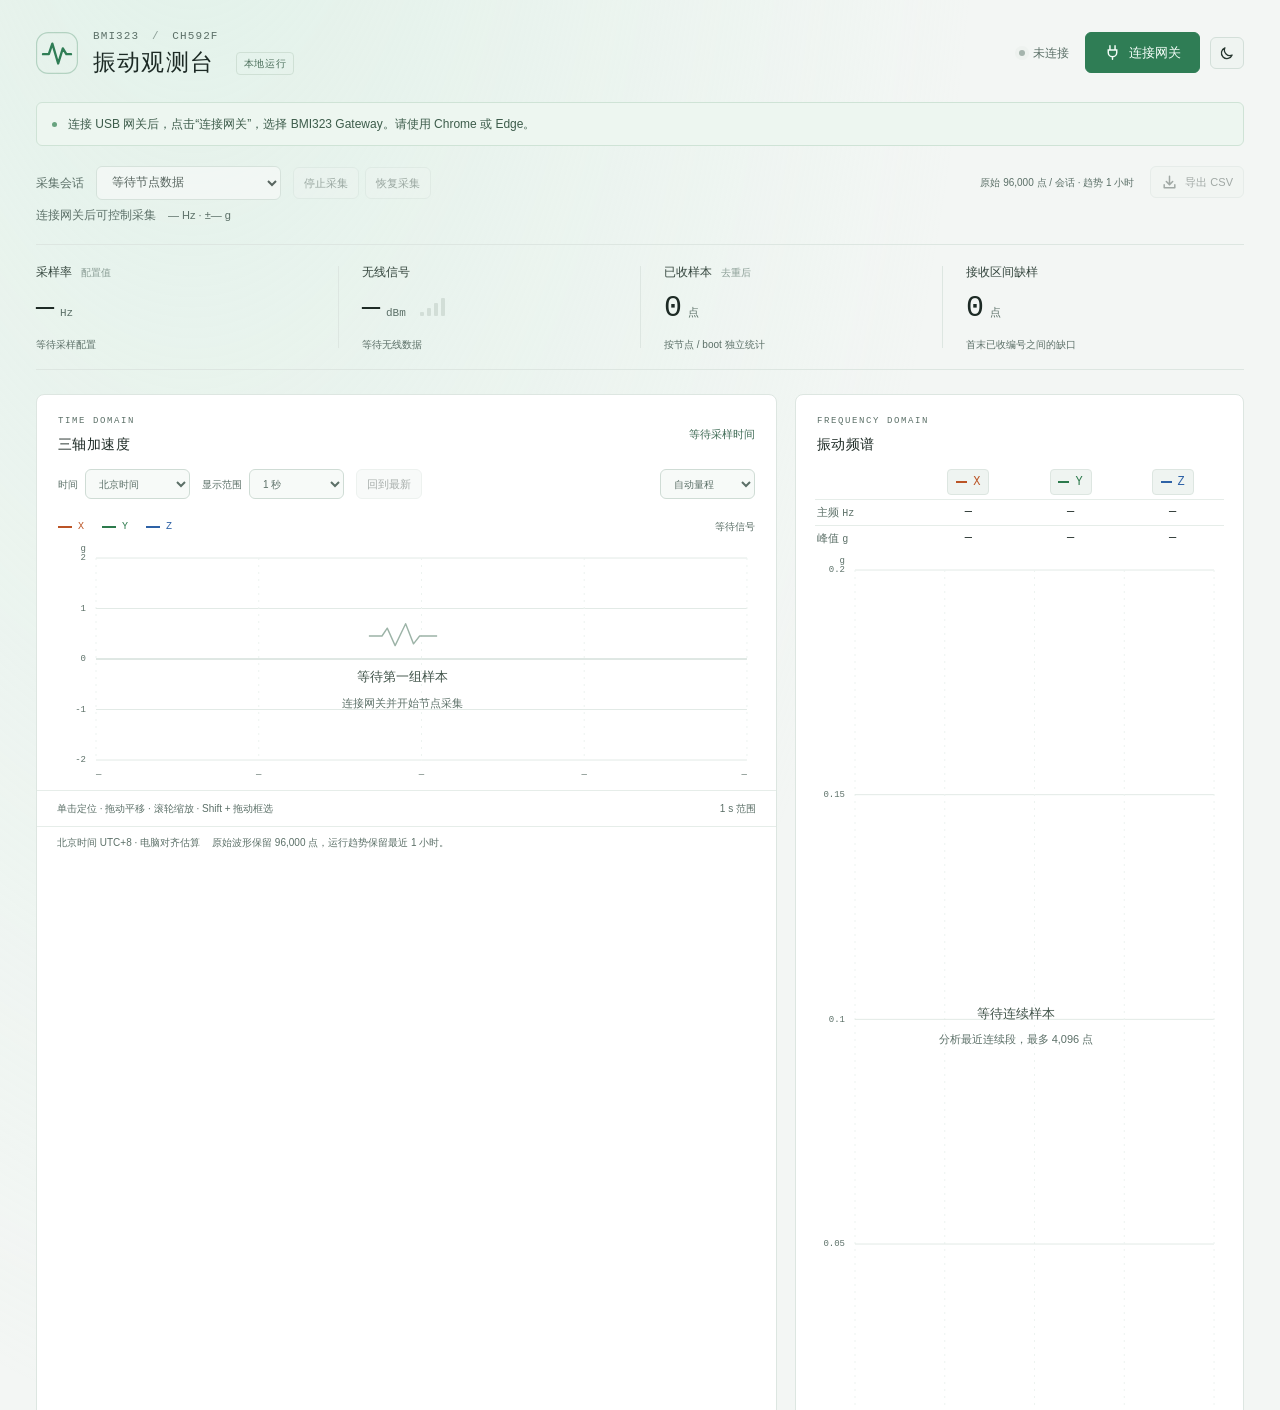
<file: web/index.html>
<!doctype html>
<html lang="zh-CN" data-theme="dark">
<head>
  <meta charset="utf-8">
  <meta name="viewport" content="width=device-width, initial-scale=1">
  <meta name="color-scheme" content="dark light">
  <meta name="theme-color" content="#101519">
  <meta name="description" content="BMI323 网关实时串口波形、频谱与姿态分析。离线单文件，无需安装。">
  <link rel="icon" href="data:image/svg+xml,%3Csvg xmlns='http://www.w3.org/2000/svg' viewBox='0 0 36 36'%3E%3Crect width='36' height='36' rx='8' fill='%23171e23'/%3E%3Cpath d='M5 18h6l3-9 5 17 4-12 3 4h5' fill='none' stroke='%23b5ebc7' stroke-width='2'/%3E%3C/svg%3E">
  <title>BMI323 · 振动观测台</title>
  <script>
    (function () {
      try {
        const saved = localStorage.getItem('bmi-theme');
        const light = window.matchMedia && window.matchMedia('(prefers-color-scheme: light)').matches;
        document.documentElement.dataset.theme = saved === 'light' || saved === 'dark' ? saved : light ? 'light' : 'dark';
      } catch (_) {
        document.documentElement.dataset.theme = 'dark';
      }
    })();
  </script>
  <link rel="stylesheet" href="[data-uri]">
</head>
<body>
  <div class="workspace">
    <header class="masthead">
      <div class="brand">
        <svg class="brand-mark" viewBox="0 0 36 36" fill="none" aria-hidden="true"><rect x=".5" y=".5" width="35" height="35" rx="10" stroke="currentColor" stroke-opacity=".28"/><path d="M6 19h5l3-9 5 17 4-13 3 5h4" stroke="currentColor" stroke-width="2" stroke-linecap="round" stroke-linejoin="round"/></svg>
        <div><div class="eyebrow">BMI323 <span class="brand-divider">/</span> CH592F</div><h1>振动观测台</h1></div>
        <span class="local-label">本地运行</span>
      </div>
      <div class="connection-actions">
        <span id="connectionBadge" class="badge" role="status"><i></i><span>未连接</span></span>
        <button id="connectButton" class="button primary"><svg viewBox="0 0 20 20" fill="none" aria-hidden="true"><path d="M7 2v5m6-5v5M5 7h10v3a5 5 0 0 1-10 0V7Zm5 8v3" stroke="currentColor" stroke-width="1.7" stroke-linecap="round"/></svg><span>连接网关</span></button>
        <button id="themeButton" class="button small theme-toggle" type="button" aria-label="切换到浅色主题" aria-pressed="false" title="切换到浅色主题">
          <svg class="icon-sun" viewBox="0 0 20 20" fill="none" aria-hidden="true"><circle cx="10" cy="10" r="3.5" stroke="currentColor" stroke-width="1.6"/><path d="M10 2.2v2M10 15.8v2M2.2 10h2M15.8 10h2M4.5 4.5l1.4 1.4M14.1 14.1l1.4 1.4M15.5 4.5l-1.4 1.4M5.9 14.1l-1.4 1.4" stroke="currentColor" stroke-width="1.6" stroke-linecap="round"/></svg>
          <svg class="icon-moon" viewBox="0 0 20 20" fill="none" aria-hidden="true"><path d="M16.5 12.6A6.9 6.9 0 0 1 7.4 3.5a7 7 0 1 0 9.1 9.1Z" stroke="currentColor" stroke-width="1.6" stroke-linejoin="round"/></svg>
        </button>
      </div>
    </header>

    <div id="notice" class="notice" role="status"><span class="notice-dot"></span><span id="noticeText">连接 USB 网关后，点击“连接网关”，选择 BMI323 Gateway。请使用 Chrome 或 Edge。</span></div>

    <section class="toolbar" aria-label="采集会话与操作">
      <div class="node-controls">
        <div class="session-controls">
          <label for="sessionSelect">采集会话</label><select id="sessionSelect" disabled><option value="">等待节点数据</option></select>
          <div class="stream-actions" role="group" aria-label="节点采集控制" aria-describedby="streamStatus">
            <button id="stopStreamButton" class="button small" type="button" disabled>停止采集</button>
            <button id="startStreamButton" class="button small" type="button" disabled>恢复采集</button>
          </div>
        </div>
        <div class="node-meta">
          <span id="streamStatus" class="stream-status" role="status">连接网关后可控制采集</span>
          <span id="configLabel" class="muted">— Hz · ±— g</span>
        </div>
      </div>
      <div class="view-actions"><span id="bufferLabel" class="muted">滚动保留最近 96,000 点 / 会话</span><button id="exportButton" class="button small" disabled><svg viewBox="0 0 16 16" fill="none" aria-hidden="true"><path d="M8 2v8m-3-3 3 3 3-3M3 10v3h10v-3" stroke="currentColor" stroke-width="1.4" stroke-linecap="round" stroke-linejoin="round"/></svg>导出 CSV</button></div>
    </section>

    <section class="metrics" aria-label="实时接收指标">
      <div class="metric"><span class="metric-label">采样率 <span class="metric-note">配置值</span></span><div><strong id="rateValue">—</strong><span class="unit">Hz</span></div><span id="rateDetail" class="metric-detail">等待采样配置</span></div>
      <div class="metric"><span class="metric-label">无线信号</span><div><strong id="rssiValue">—</strong><span class="unit">dBm</span><span id="signalBars" class="signal-bars"><i></i><i></i><i></i><i></i></span></div><span id="rssiDetail" class="metric-detail">等待无线数据</span></div>
      <div class="metric"><span class="metric-label">已收样本 <span class="metric-note">去重后</span></span><div><strong id="samplesValue">0</strong><span class="unit">点</span></div><span id="samplesDetail" class="metric-detail">按节点 / boot 独立统计</span></div>
      <div class="metric"><span class="metric-label">接收区间缺样</span><div><strong id="missingValue">0</strong><span class="unit">点</span></div><span id="missingDetail" class="metric-detail">首末已收编号之间的缺口</span></div>
    </section>

    <main>
      <div class="chart-grid">
        <section class="panel waveform-panel" aria-labelledby="waveTitle">
          <div class="panel-head"><div><div class="eyebrow">TIME DOMAIN</div><h2 id="waveTitle">三轴加速度</h2></div><span id="latestTimeLabel" class="latest-time">等待采样时间</span></div>
          <div class="wave-toolbar"><label>时间<select id="timeBasis"><option value="beijing" selected>北京时间</option><option value="node">节点时钟</option><option value="relative">距最新样本</option></select></label><label>显示范围<select id="timeWindow"><option value=".25">250 ms</option><option value="1" selected>1 秒</option><option value="3">3 秒</option><option value="10">10 秒</option><option value="30">30 秒</option><option value="60">1 分钟</option><option value="300">5 分钟</option><option value="600">10 分钟</option><option value="all">全部趋势</option><option value="custom">自定义</option><option value="zoom" hidden>手动缩放</option></select></label><label id="customWindowLabel" hidden><input id="customTimeWindow" type="number" min="0.05" max="3600" step="any" value="20" aria-label="自定义显示范围秒数">秒</label><button id="followWaveButton" class="button small" type="button" disabled>回到最新</button><label class="amplitude-control"><span class="sr-only">纵轴范围</span><select id="amplitudeScale"><option value="auto">自动量程</option><option value="2">±2 g</option><option value="4">±4 g</option><option value="8">±8 g</option><option value="16">±16 g</option></select></label></div>
          <div class="chart-caption"><div class="legend"><label class="axis-x"><input type="checkbox" data-axis="x" checked><span></span>X</label><label class="axis-y"><input type="checkbox" data-axis="y" checked><span></span>Y</label><label class="axis-z"><input type="checkbox" data-axis="z" checked><span></span>Z</label></div><div class="wave-readouts"><span id="waveMarkerLabel" class="wave-marker-label" hidden></span><span id="waveState" class="chart-state">等待信号</span></div></div>
          <div class="canvas-wrap"><canvas id="waveCanvas" tabindex="0" aria-describedby="timelineHint" aria-label="三轴实时加速度波形，横轴为北京时间 UTC+8，纵轴单位 g"></canvas><div id="waveEmpty" class="chart-empty"><svg viewBox="0 0 80 34" fill="none" aria-hidden="true"><path d="M1 17h15l6-9 9 20L43 3l9 23 7-9h20" stroke="currentColor" stroke-width="1.6" stroke-linejoin="round"/></svg><strong id="waveEmptyTitle">等待第一组样本</strong><span id="waveEmptyHint">连接网关并开始节点采集</span></div></div>
          <div class="panel-foot"><span id="timelineHint">单击定位 · 拖动平移 · 滚轮缩放 · Shift + 拖动框选</span><span id="waveWindowLabel">1 s 范围</span></div>
          <div class="history-label"><span id="waveAxisLabel">北京时间 UTC+8 · 电脑对齐估算</span><span id="historyLabel">原始波形保留 96,000 点，运行趋势保留最近 1 小时。</span></div>
        </section>

        <section class="panel spectrum-panel" aria-labelledby="spectrumTitle">
          <div class="panel-head"><div><div class="eyebrow">FREQUENCY DOMAIN</div><h2 id="spectrumTitle">振动频谱</h2></div></div>
          <div class="spectrum-summary">
            <table aria-label="三轴频谱主频与峰值">
              <thead><tr><td></td>
                <th scope="col"><button id="spectrumToggle-x" class="spectrum-toggle axis-x" type="button" aria-label="显示 X 轴频谱" aria-pressed="true">X</button></th>
                <th scope="col"><button id="spectrumToggle-y" class="spectrum-toggle axis-y" type="button" aria-label="显示 Y 轴频谱" aria-pressed="true">Y</button></th>
                <th scope="col"><button id="spectrumToggle-z" class="spectrum-toggle axis-z" type="button" aria-label="显示 Z 轴频谱" aria-pressed="true">Z</button></th>
              </tr></thead>
              <tbody>
                <tr><th scope="row">主频 <small>Hz</small></th><td id="spectrumFrequency-x">—</td><td id="spectrumFrequency-y">—</td><td id="spectrumFrequency-z">—</td></tr>
                <tr><th scope="row">峰值 <small>g</small></th><td id="spectrumAmplitude-x">—</td><td id="spectrumAmplitude-y">—</td><td id="spectrumAmplitude-z">—</td></tr>
              </tbody>
            </table>
          </div>
          <div class="canvas-wrap">
            <canvas id="spectrumCanvas" aria-label="三轴单边峰值幅度谱，横轴 Hz，纵轴 g"></canvas>
            <div id="spectrumEmpty" class="chart-empty compact"><strong>等待连续样本</strong><span>分析最近连续段，最多 4,096 点</span></div>
            <div id="spectrumHidden" class="chart-empty compact" hidden><strong>频谱曲线已隐藏</strong><span>点击 X、Y 或 Z 显示对应曲线</span></div>
          </div>
          <div class="panel-foot"><span>去直流 · Hann 窗</span><span id="fftDetail">FFT — 点</span></div>
        </section>
      </div>

      <div class="details-grid">
        <section class="panel stats-panel" aria-labelledby="statsTitle">
          <div class="panel-head stats-head"><h2 id="statsTitle">时域统计</h2><span id="statsValidity" class="stats-validity">0.00 s（不足 2 s） · 缺样 —</span></div>
          <div class="stats-toolbar"><label>统计窗口 <select id="statisticsWindow" aria-label="统计窗口"><option value="1">1 s</option><option value="2" selected>2 s</option><option value="5">5 s</option><option value="10">10 s</option></select></label></div>
          <div class="stats-content">
            <section class="stats-group" aria-labelledby="dcTitle"><h3 id="dcTitle">直流 / 重力</h3><div class="dc-values"><span><b class="axis-x">X</b> <span id="dc-x">—</span></span><span><b class="axis-y">Y</b> <span id="dc-y">—</span></span><span><b class="axis-z">Z</b> <span id="dc-z">—</span></span></div></section>
            <section class="stats-group" aria-labelledby="acTitle"><h3 id="acTitle">振动（AC）</h3><div class="table-scroll"><table><thead><tr><th scope="col">轴</th><th scope="col">振动 RMS</th><th scope="col">波峰因数</th><th scope="col">振动峰值</th><th scope="col">峰峰值</th></tr></thead><tbody id="statsBody"><tr data-stats-axis="x"><th scope="row"><span class="axis-dot x"></span>X</th><td class="vibration-rms">—</td><td>—</td><td>—</td><td>—</td></tr><tr data-stats-axis="y"><th scope="row"><span class="axis-dot y"></span>Y</th><td class="vibration-rms">—</td><td>—</td><td>—</td><td>—</td></tr><tr data-stats-axis="z"><th scope="row"><span class="axis-dot z"></span>Z</th><td class="vibration-rms">—</td><td>—</td><td>—</td><td>—</td></tr></tbody></table></div></section>
          </div>
          <div class="stats-foot"><p id="statsWindow">最近连续段 · 等待数据</p><p id="statsQuality" title="缺样 = DATA 采样编号缺口 + STATUS FIFO 丢样增量 + 缓存丢样增量；不同来源可能重叠。">缺样率按近 60 s · 等待数据</p><p>缺口与配置变化处断开分析 · 趋势按 1 s 桶</p></div>
        </section>

        <section class="panel attitude-panel" aria-labelledby="attitudeTitle">
          <div class="panel-head"><div><div class="eyebrow">ORIENTATION</div><h2 id="attitudeTitle">姿态与轴向</h2></div><span id="attitudeBadge" class="health-badge">等待样本</span></div>
          <div class="attitude-stage">
            <canvas id="attitudeCanvas" aria-label="BMI323 三维传感器模型，X、Y、Z 轴随加速度姿态实时旋转"></canvas>
            <div id="attitudeEmpty" class="chart-empty compact"><strong>等待姿态样本</strong><span>连接网关并开始节点采集</span></div>
            <div class="attitude-legend" aria-hidden="true"><span class="axis-x">X</span><span class="axis-y">Y</span><span class="axis-z">Z</span></div>
          </div>
          <dl class="attitude-readouts">
            <div><dt>X 轴仰角</dt><dd id="attitudePitch">—</dd></div>
            <div><dt>Y 轴仰角</dt><dd id="attitudeRoll">—</dd></div>
            <div><dt>Z 轴倾角</dt><dd id="attitudeTilt">—</dd></div>
            <div><dt>合加速度</dt><dd id="attitudeMagnitude">—</dd></div>
          </dl>
          <div class="attitude-vector"><span class="axis-x">X<b id="attitudeX">—</b></span><span class="axis-y">Y<b id="attitudeY">—</b></span><span class="axis-z">Z<b id="attitudeZ">—</b></span></div>
          <div class="panel-foot"><span>仅加速度 · 偏航不可观测</span><span>拖动旋转视角 · 双击复位</span></div>
        </section>

        <section class="panel health-panel" aria-labelledby="healthTitle">
          <div class="panel-head"><h2 id="healthTitle">链路与节点</h2><span id="healthBadge" class="health-badge">等待 STATUS</span></div>
          <dl class="health-grid"><div><dt>网关 / 节点固件</dt><dd id="firmwareValue">— / —</dd></div><div><dt>节点温度</dt><dd id="temperatureValue">— °C</dd></div><div><dt>主机 CRC / 格式错误</dt><dd id="crcValue">0 / 0</dd></div><div><dt>重复包 / 乱序包</dt><dd id="duplicatesValue">0 / 0</dd></div><div><dt>FIFO 丢样 <small>本次增量</small></dt><dd id="fifoValue">—</dd></div><div><dt>缓存丢样 <small>本次增量</small></dt><dd id="ringValue">—</dd></div></dl>
          <div id="statusBaseline" class="baseline-note">收到首个 STATUS 后，以其累计计数作为本次观测基线。</div>
          <details class="more-details"><summary>更多诊断</summary><dl id="diagnosticsList" class="diagnostics-list"></dl></details>
        </section>
      </div>
    </main>

    <footer><span><span class="footer-dot"></span><span id="footerStatus">串口未连接</span></span><span>数据仅在本机处理 <span class="subtle">/</span> CSV 为原始缓存 · 含北京时间估算</span><button id="helpButton" class="text-button">使用说明</button></footer>
  </div>

  <dialog id="helpDialog"><div class="dialog-head"><h2>连接与分析</h2><button id="closeHelpButton" class="button small">关闭</button></div><ol><li>用 Chrome 或 Edge 打开这个 HTML，连接网关 USB 数据口。</li><li>点击“连接网关”，在串口列表里选择 BMI323 Gateway；页面会自动设置 DTR 并接收。</li><li>默认显示北京时间（UTC+8）。节点采样时钟按电脑接收时间对齐，包含传输延迟，绝对时间精度尚未标定。</li><li>单击波形放置定位线，图上方显示所选时刻。左键拖动平移，滚轮以鼠标所在时刻为中心缩放。按住 Shift 再用左键拖动会标出蓝色选区，松开鼠标放大选区，按 Esc 取消。点击“回到最新”恢复跟随，节点采集继续进行。</li><li>CSV 导出当前会话的原始缓存，最多 96,000 点，包含节点秒数、北京时间估算和原有相对时间。</li></ol><p>节点时钟使用 DATA 中的真实锚点；首次连接前完整的 RTC 天数/时钟周期无法由协议确定。按节点和 boot 分开查看。缺口或分段处断开曲线；频谱始终只分析最近连续段的原始样本，最多 4,096 点。</p><p>STATUS 丢样从本次首个状态包起算。关闭或刷新页面会丢失未导出的缓存与趋势。</p><p>右上角按钮切换明暗主题，选择会保存在本机。姿态面板只由加速度方向估计重力朝向，X/Y/Z 轴绑定在模型上随时间旋转；偏航角无法由加速度确定。拖动模型可变换视角，双击恢复。</p><p id="browserHelp">如果串口无法打开，请退出占用串口的程序，确认设备正常上电后重试。</p></dialog>
  <dialog id="sleepDialog" class="sleep-dialog" aria-labelledby="sleepDialogTitle" aria-describedby="sleepDialogMessage">
    <div class="sleep-dialog-icon" aria-hidden="true">☾</div>
    <h2 id="sleepDialogTitle">节点已休眠</h2>
    <p id="sleepDialogMessage">晃动设备即可继续采集。</p>
    <button id="closeSleepButton" class="button primary" type="button" autofocus>知道了</button>
  </dialog>
  <script src="[data-uri]"></script>
  <script src="[data-uri]"></script>
  <script src="[data-uri]"></script>
  <script src="[data-uri]"></script>
  <script src="[data-uri]"></script>
</body>
</html>
</file>
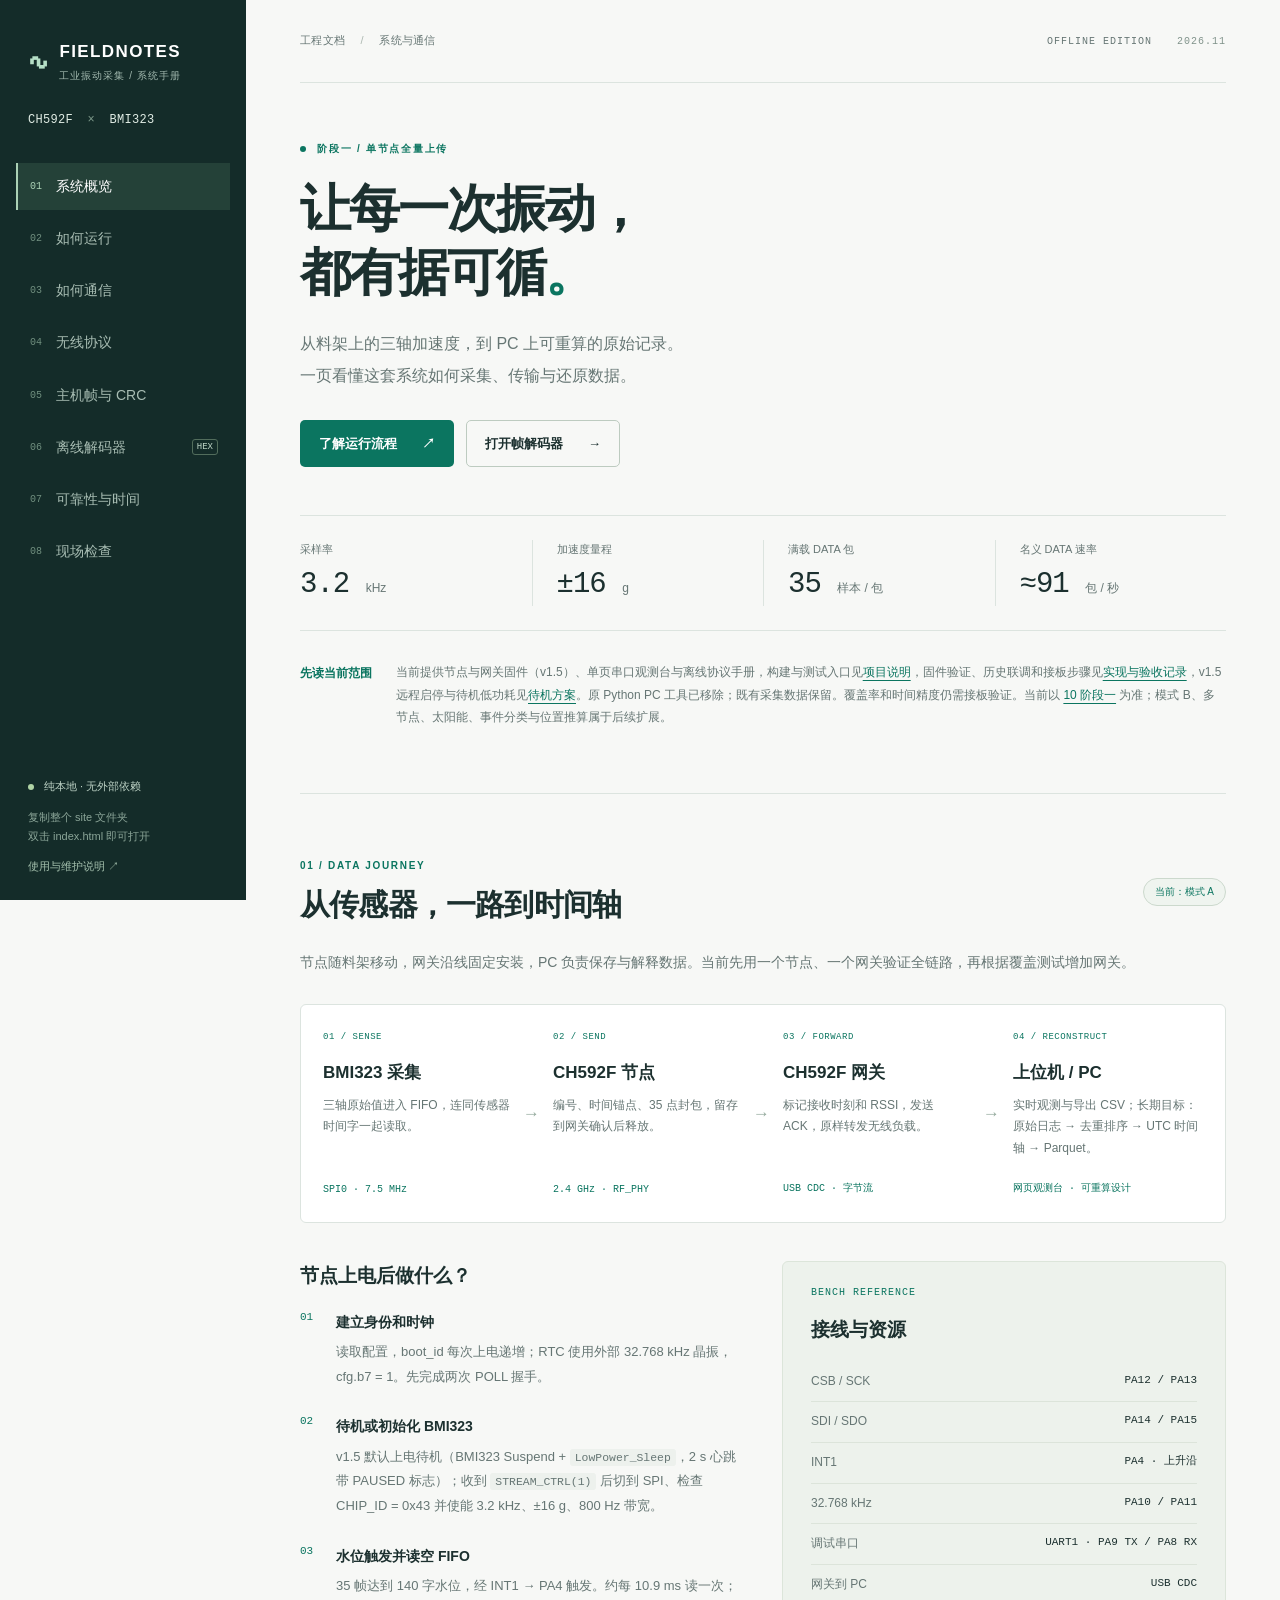
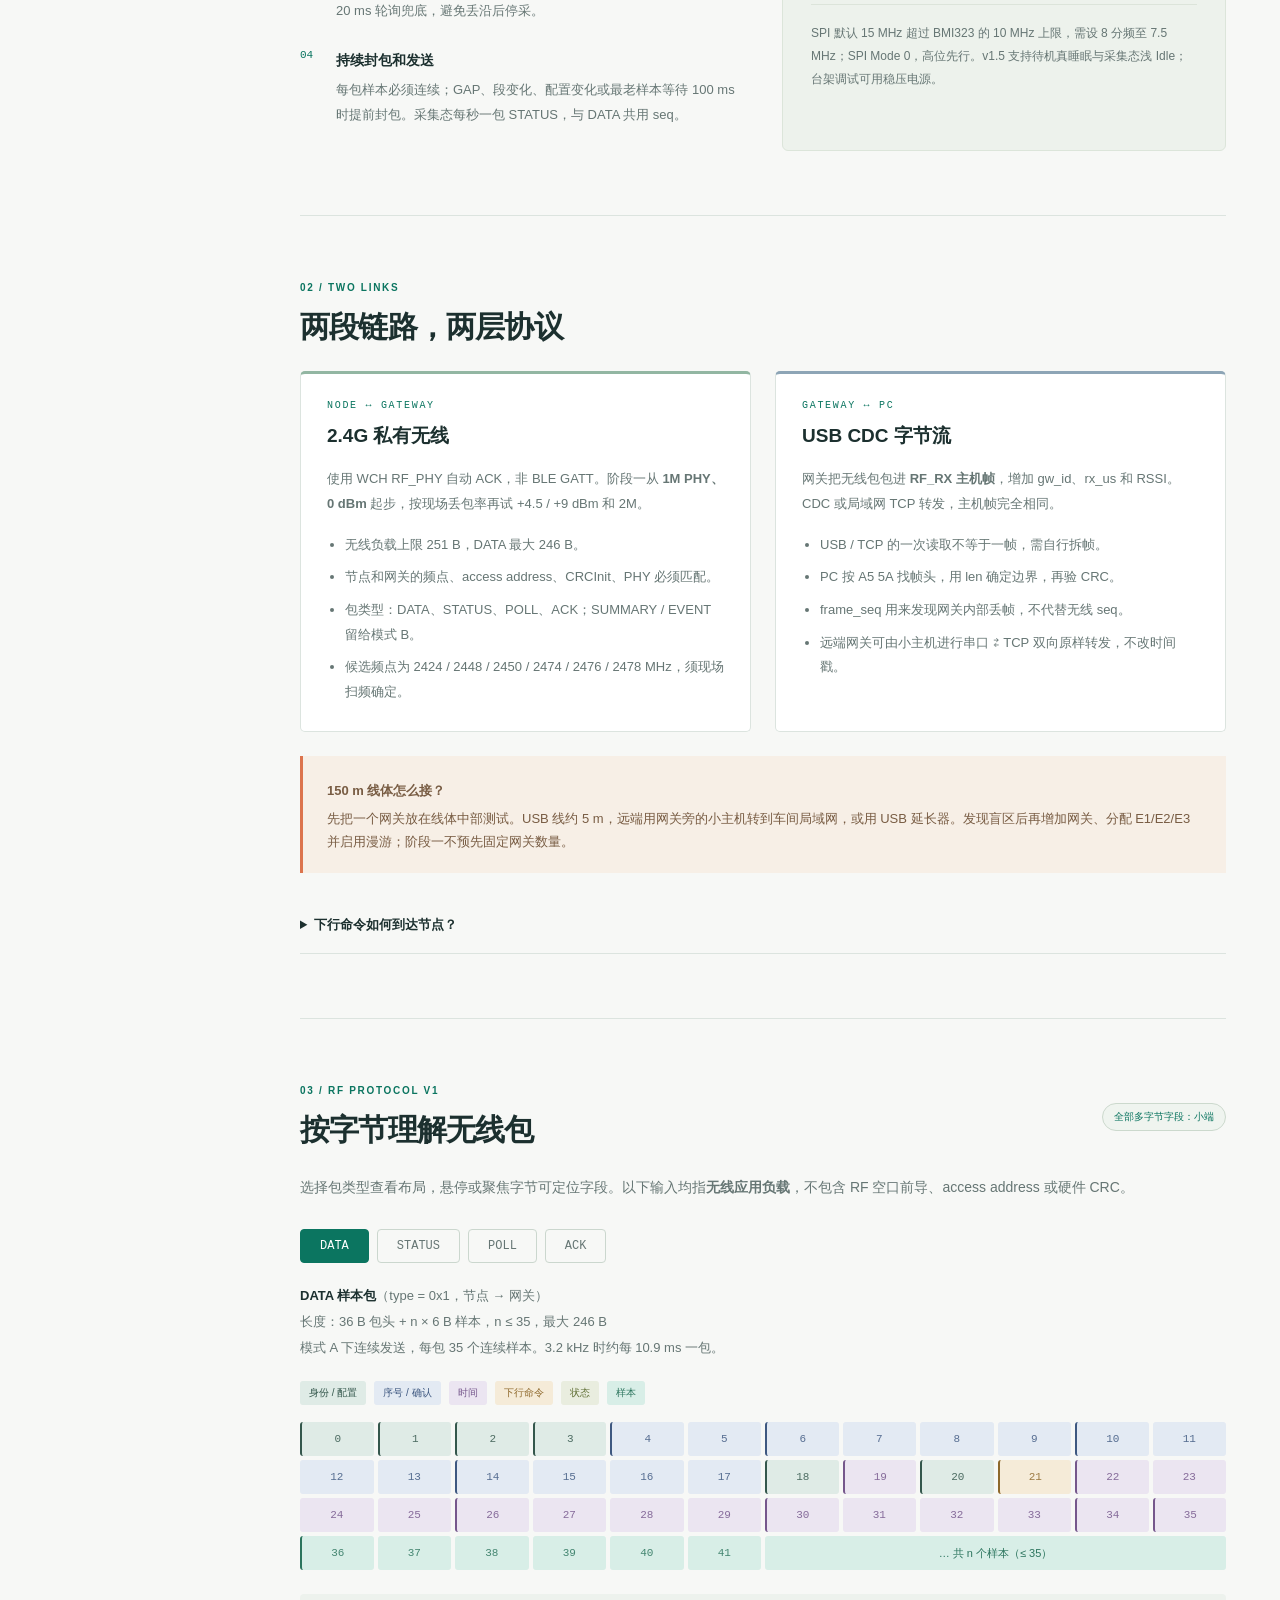
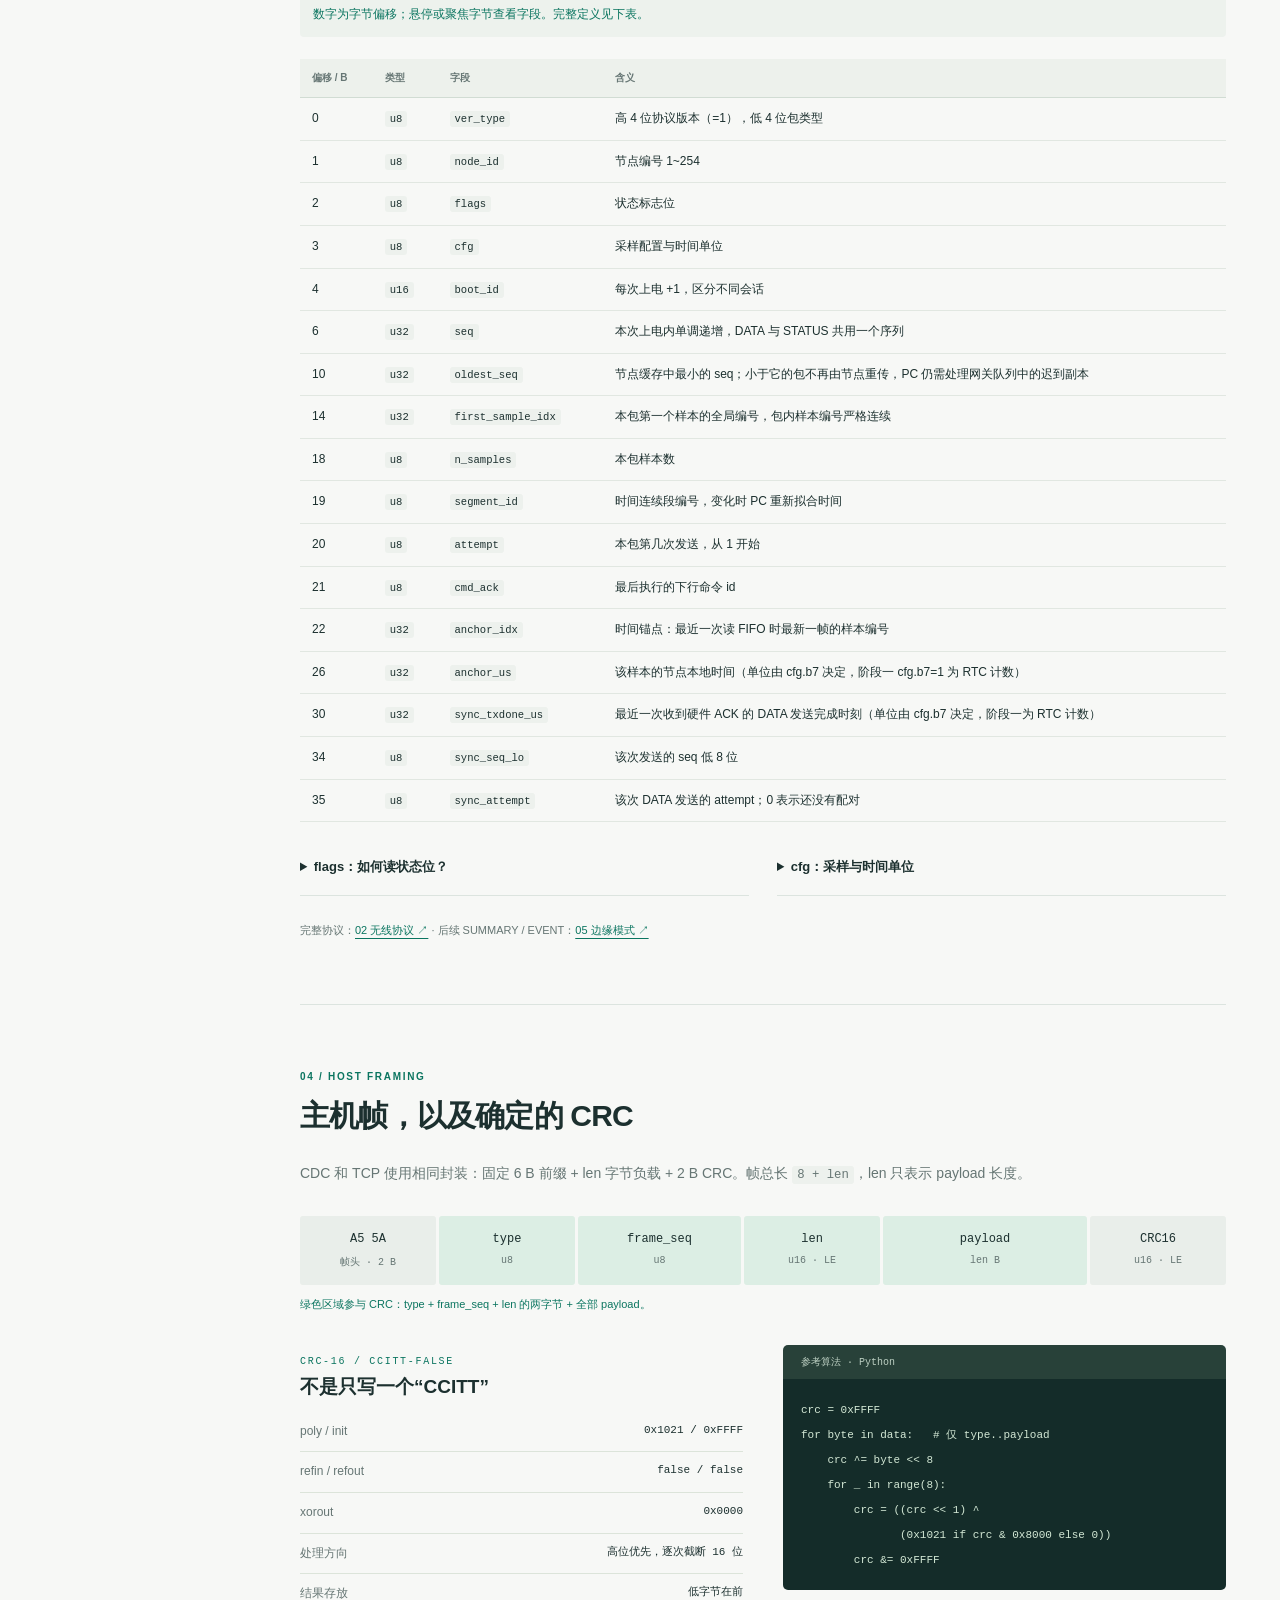
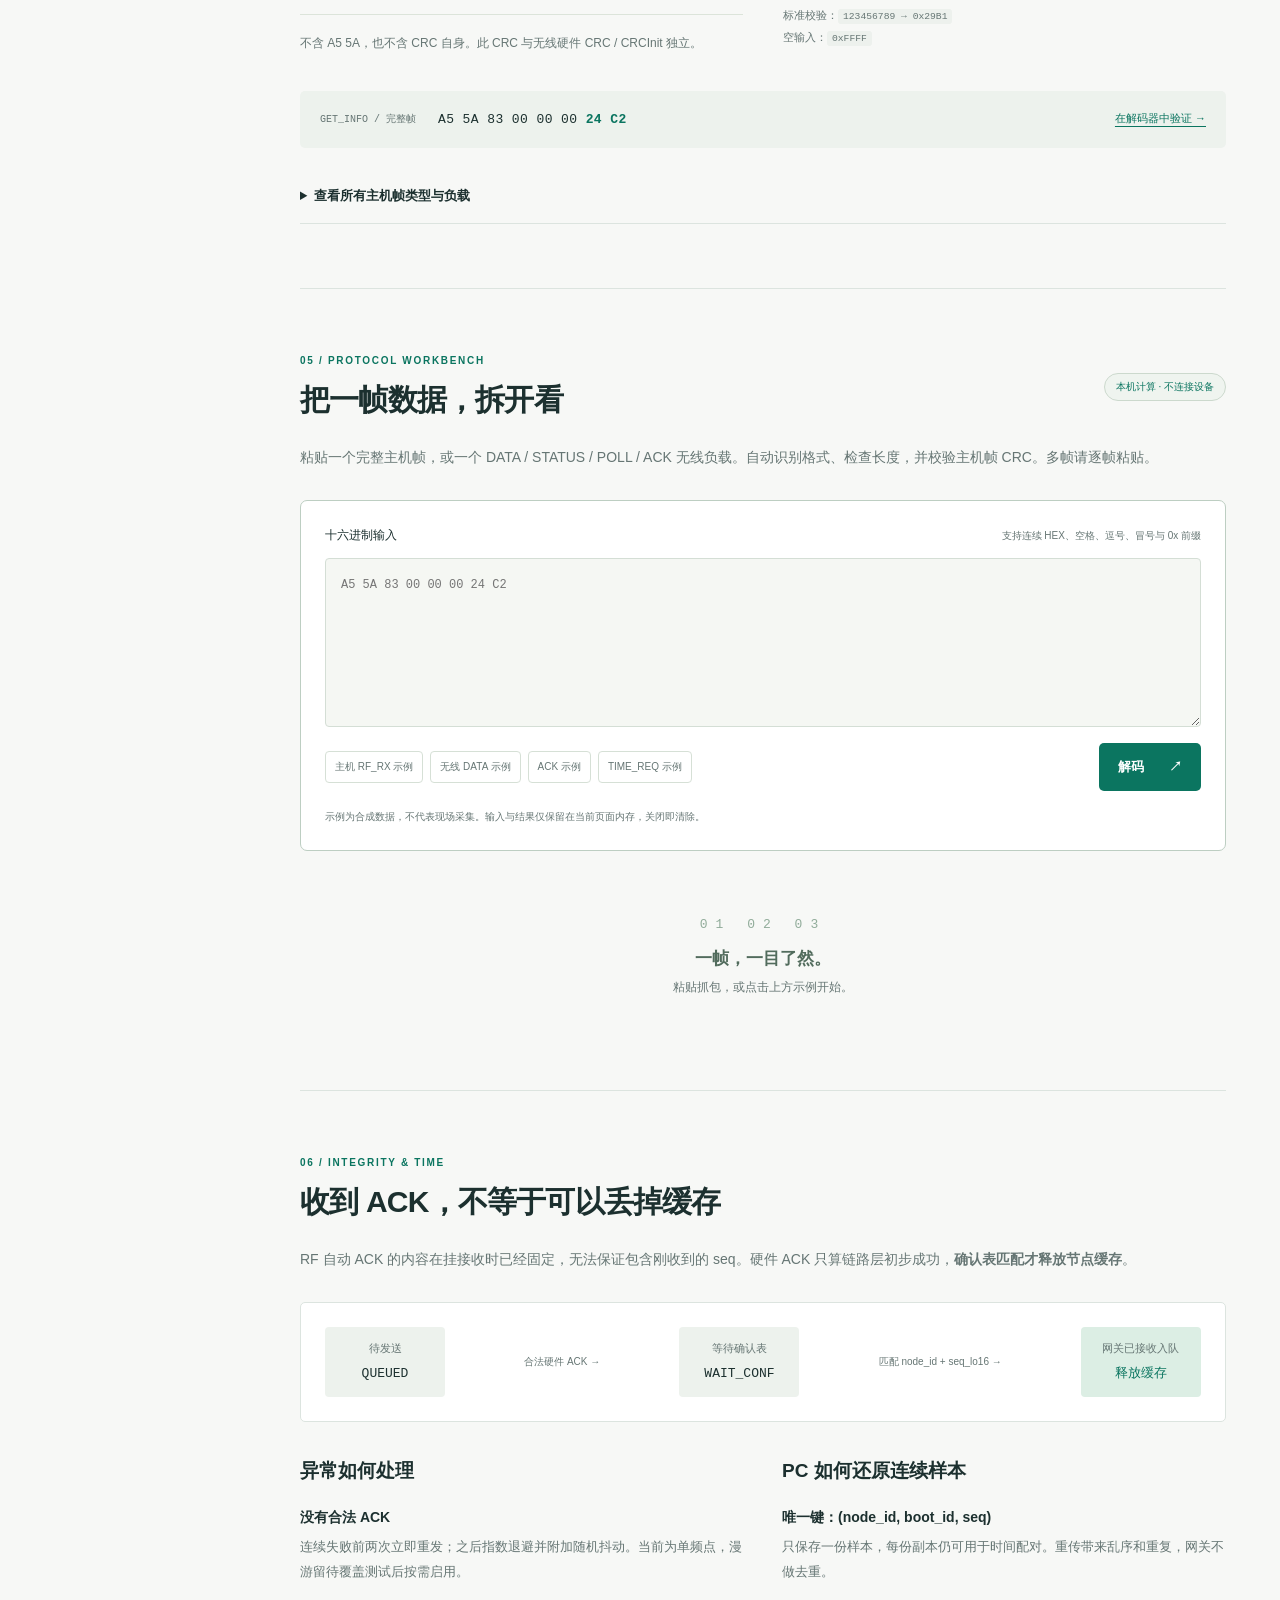
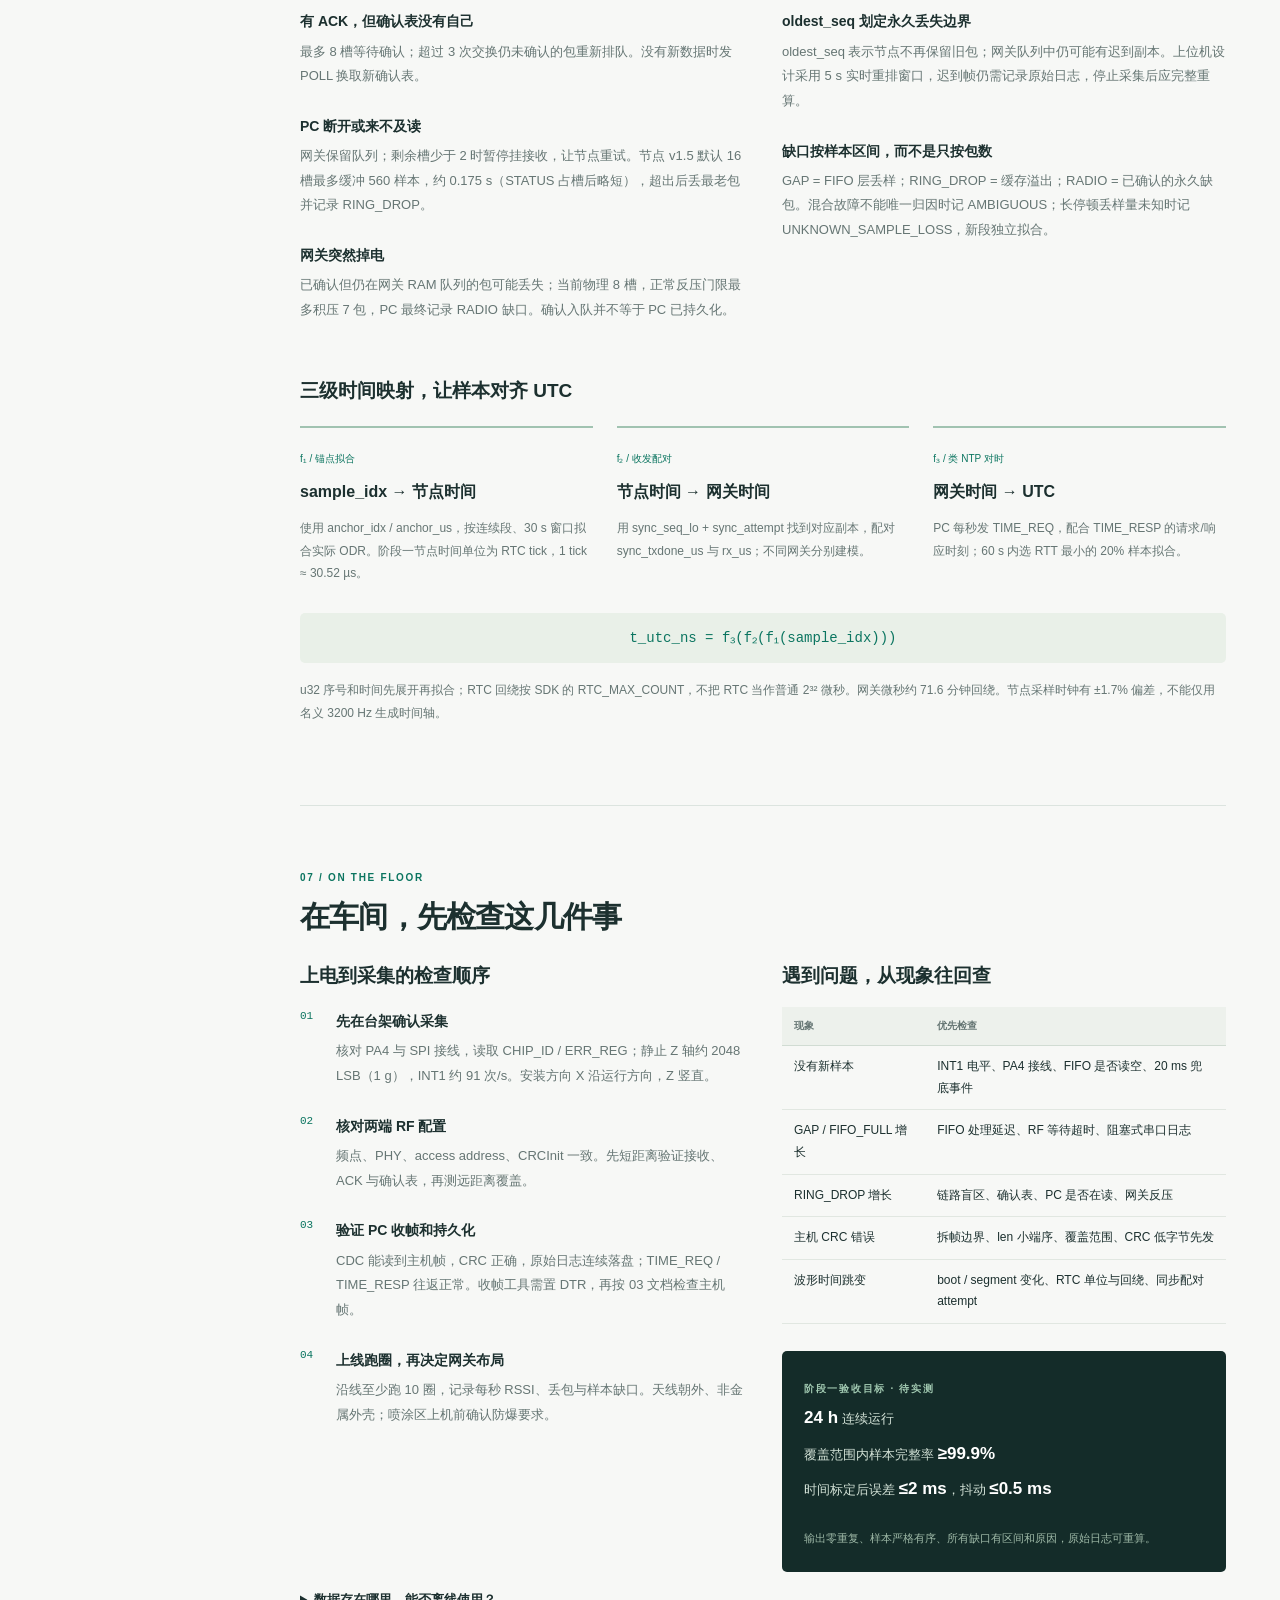
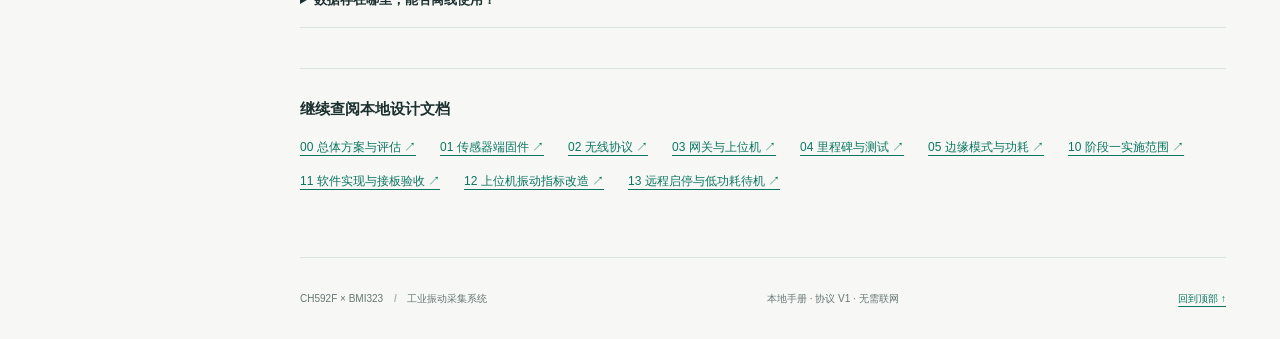
<file: docs/site/index.html>
<!doctype html>
<html lang="zh-CN">
<head>
  <meta charset="utf-8">
  <meta name="viewport" content="width=device-width, initial-scale=1">
  <meta name="description" content="CH592F 与 BMI323 料架振动采集系统：运行流程、无线与主机协议、离线帧解码。">
  <meta http-equiv="Content-Security-Policy" content="default-src 'self' file:; script-src 'self' file:; style-src 'self' file:; img-src 'self' file: data:; connect-src 'none'; object-src 'none'; base-uri 'none'; form-action 'none'">
  <title>CH592F × BMI323 · 系统手册</title>
  <link rel="icon" type="image/svg+xml" href="favicon.svg">
  <link rel="stylesheet" href="css/style.css">
  <script defer src="js/protocol.js"></script>
  <script defer src="js/codec.js"></script>
  <script defer src="js/render.js"></script>
  <script defer src="js/app.js"></script>
</head>
<body>
  <a class="skip-link" href="#main">跳到正文</a>
  <aside class="sidebar">
    <a class="brand" href="#overview" aria-label="系统手册首页"><span class="brand-mark">∿</span><span>FIELDNOTES<small>工业振动采集 / 系统手册</small></span></a>
    <div class="edition">CH592F <span>×</span> BMI323</div>
    <nav aria-label="章节导航">
      <a class="active" href="#overview"><span>01</span> 系统概览</a>
      <a href="#operation"><span>02</span> 如何运行</a>
      <a href="#communication"><span>03</span> 如何通信</a>
      <a href="#protocol"><span>04</span> 无线协议</a>
      <a href="#host"><span>05</span> 主机帧与 CRC</a>
      <a href="#decoder"><span>06</span> 离线解码器 <b>HEX</b></a>
      <a href="#reliability"><span>07</span> 可靠性与时间</a>
      <a href="#field"><span>08</span> 现场检查</a>
    </nav>
    <div class="sidebar-bottom"><span class="offline-dot"></span> 纯本地 · 无外部依赖<p>复制整个 site 文件夹<br>双击 index.html 即可打开</p><a href="README.md">使用与维护说明 ↗</a></div>
  </aside>

  <main id="main">
    <header class="topbar"><span>工程文档 <i>/</i> 系统与通信</span><span class="local-label">OFFLINE EDITION <span>2026.11</span></span></header>
    <section id="overview" class="section overview">
      <div class="eyebrow"><span class="status-dot"></span> 阶段一 / 单节点全量上传</div>
      <h1>让每一次振动，<br>都有据可循<span>。</span></h1>
      <p class="lead">从料架上的三轴加速度，到 PC 上可重算的原始记录。<br>一页看懂这套系统如何采集、传输与还原数据。</p>
      <div class="hero-actions"><a class="button primary" href="#operation">了解运行流程 <span>↗</span></a><a class="button secondary" href="#decoder">打开帧解码器 <span>→</span></a></div>
      <div class="signal-strip" aria-label="采样参数">
        <div><span>采样率</span><strong>3.2 <small>kHz</small></strong></div>
        <div><span>加速度量程</span><strong>±16 <small>g</small></strong></div>
        <div><span>满载 DATA 包</span><strong>35 <small>样本 / 包</small></strong></div>
        <div><span>名义 DATA 速率</span><strong>≈91 <small>包 / 秒</small></strong></div>
      </div>
      <div class="scope-note"><strong>先读当前范围</strong><p>当前提供节点与网关固件（v1.5）、单页串口观测台与离线协议手册，构建与测试入口见<a href="../../README.md">项目说明</a>，固件验证、历史联调和接板步骤见<a href="../11_软件实现与接板验收.md">实现与验收记录</a>，v1.5 远程启停与待机低功耗见<a href="../13_远程启停与低功耗待机方案.md">待机方案</a>。原 Python PC 工具已移除；既有采集数据保留。覆盖率和时间精度仍需接板验证。当前以 <a href="../10_阶段一_单节点全量上传.md">10 阶段一</a> 为准；模式 B、多节点、太阳能、事件分类与位置推算属于后续扩展。</p></div>
      <noscript><p class="notice">请启用 JavaScript 使用协议字段表和解码器。运行说明仍可直接阅读；完整协议见页面底部的本地源文档。</p></noscript>
    </section>

    <section id="operation" class="section">
      <div class="section-heading"><div><div class="eyebrow">01 / DATA JOURNEY</div><h2>从传感器，一路到时间轴</h2></div><span class="section-tag">当前：模式 A</span></div>
      <p class="section-intro">节点随料架移动，网关沿线固定安装，PC 负责保存与解释数据。当前先用一个节点、一个网关验证全链路，再根据覆盖测试增加网关。</p>
      <div class="journey">
        <article><span class="step-index">01 / SENSE</span><h3>BMI323 采集</h3><p>三轴原始值进入 FIFO，连同传感器时间字一起读取。</p><div class="tech-label">SPI0 · 7.5 MHz</div></article>
        <span class="journey-arrow" aria-hidden="true">→</span>
        <article><span class="step-index">02 / SEND</span><h3>CH592F 节点</h3><p>编号、时间锚点、35 点封包，留存到网关确认后释放。</p><div class="tech-label">2.4 GHz · RF_PHY</div></article>
        <span class="journey-arrow" aria-hidden="true">→</span>
        <article><span class="step-index">03 / FORWARD</span><h3>CH592F 网关</h3><p>标记接收时刻和 RSSI，发送 ACK，原样转发无线负载。</p><div class="tech-label">USB CDC · 字节流</div></article>
        <span class="journey-arrow" aria-hidden="true">→</span>
        <article><span class="step-index">04 / RECONSTRUCT</span><h3>上位机 / PC</h3><p>实时观测与导出 CSV；长期目标：原始日志 → 去重排序 → UTC 时间轴 → Parquet。</p><div class="tech-label">网页观测台 · 可重算设计</div></article>
      </div>
      <div class="two-column">
        <div><h3>节点上电后做什么？</h3><ol class="numbered-list"><li><strong>建立身份和时钟</strong><p>读取配置，boot_id 每次上电递增；RTC 使用外部 32.768 kHz 晶振，cfg.b7 = 1。先完成两次 POLL 握手。</p></li><li><strong>待机或初始化 BMI323</strong><p>v1.5 默认上电待机（BMI323 Suspend + <code>LowPower_Sleep</code>，2 s 心跳带 PAUSED 标志）；收到 <code>STREAM_CTRL(1)</code> 后切到 SPI、检查 CHIP_ID = 0x43 并使能 3.2 kHz、±16 g、800 Hz 带宽。</p></li><li><strong>水位触发并读空 FIFO</strong><p>35 帧达到 140 字水位，经 INT1 → PA4 触发。约每 10.9 ms 读一次；20 ms 轮询兜底，避免丢沿后停采。</p></li><li><strong>持续封包和发送</strong><p>每包样本必须连续；GAP、段变化、配置变化或最老样本等待 100 ms 时提前封包。采集态每秒一包 STATUS，与 DATA 共用 seq。</p></li></ol></div>
        <div class="hardware-panel"><div class="eyebrow">BENCH REFERENCE</div><h3>接线与资源</h3><dl class="pin-list"><div><dt>CSB / SCK</dt><dd>PA12 / PA13</dd></div><div><dt>SDI / SDO</dt><dd>PA14 / PA15</dd></div><div><dt>INT1</dt><dd>PA4 · 上升沿</dd></div><div><dt>32.768 kHz</dt><dd>PA10 / PA11</dd></div><div><dt>调试串口</dt><dd>UART1 · PA9 TX / PA8 RX</dd></div><div><dt>网关到 PC</dt><dd>USB CDC</dd></div></dl><p class="subtle">SPI 默认 15 MHz 超过 BMI323 的 10 MHz 上限，需设 8 分频至 7.5 MHz；SPI Mode 0，高位先行。v1.5 支持待机真睡眠与采集态浅 Idle；台架调试可用稳压电源。</p></div>
      </div>
    </section>

    <section id="communication" class="section">
      <div class="section-heading"><div><div class="eyebrow">02 / TWO LINKS</div><h2>两段链路，两层协议</h2></div></div>
      <div class="link-pair"><article class="link-card"><div class="eyebrow">NODE ↔ GATEWAY</div><h3>2.4G 私有无线</h3><p>使用 WCH RF_PHY 自动 ACK，非 BLE GATT。阶段一从 <strong>1M PHY、0 dBm</strong> 起步，按现场丢包率再试 +4.5 / +9 dBm 和 2M。</p><ul><li>无线负载上限 251 B，DATA 最大 246 B。</li><li>节点和网关的频点、access address、CRCInit、PHY 必须匹配。</li><li>包类型：DATA、STATUS、POLL、ACK；SUMMARY / EVENT 留给模式 B。</li><li>候选频点为 2424 / 2448 / 2450 / 2474 / 2476 / 2478 MHz，须现场扫频确定。</li></ul></article><article class="link-card"><div class="eyebrow">GATEWAY ↔ PC</div><h3>USB CDC 字节流</h3><p>网关把无线包包进 <strong>RF_RX 主机帧</strong>，增加 gw_id、rx_us 和 RSSI。CDC 或局域网 TCP 转发，主机帧完全相同。</p><ul><li>USB / TCP 的一次读取不等于一帧，需自行拆帧。</li><li>PC 按 A5 5A 找帧头，用 len 确定边界，再验 CRC。</li><li>frame_seq 用来发现网关内部丢帧，不代替无线 seq。</li><li>远端网关可由小主机进行串口 ⇄ TCP 双向原样转发，不改时间戳。</li></ul></article></div>
      <div class="callout"><strong>150 m 线体怎么接？</strong><p>先把一个网关放在线体中部测试。USB 线约 5 m，远端用网关旁的小主机转到车间局域网，或用 USB 延长器。发现盲区后再增加网关、分配 E1/E2/E3 并启用漫游；阶段一不预先固定网关数量。</p></div>
      <details><summary>下行命令如何到达节点？</summary><p>PC 发 QUEUE_DOWNLINK → 网关排队 → 命令附在 ACK 中 → 节点执行并回显 cmd_ack。网关持续附带，直到看到对应命令编号；节点根据 cmd_id 避免重复执行。节点漫游时，PC 向该节点最近出现过的网关发命令。</p><div class="table-scroll"><table id="cmd-table" class="tbl"><thead><tr><th>code</th><th>命令</th><th>负载</th></tr></thead><tbody></tbody></table></div><p class="subtle">当前仅支持加速度配置、开始/停止、发射功率与 IDENTIFY。REBOOT 因可能重复重启而拒绝；模式切换、检测参数和频点表留待后续阶段。</p></details>
    </section>

    <section id="protocol" class="section">
      <div class="section-heading"><div><div class="eyebrow">03 / RF PROTOCOL V1</div><h2>按字节理解无线包</h2></div><span class="section-tag">全部多字节字段：小端</span></div>
      <p class="section-intro">选择包类型查看布局，悬停或聚焦字节可定位字段。以下输入均指<strong>无线应用负载</strong>，不包含 RF 空口前导、access address 或硬件 CRC。</p>
      <div id="pkt-tabs" class="tabs" role="group" aria-label="无线包类型"></div>
      <div id="pkt-meta" class="packet-meta"></div>
      <div class="legend"><span class="g-hdr">身份 / 配置</span><span class="g-seq">序号 / 确认</span><span class="g-time">时间</span><span class="g-cmd">下行命令</span><span class="g-stat">状态</span><span class="g-data">样本</span></div>
      <div class="table-scroll"><div id="pkt-layout" class="byte-grid" aria-label="逐字节字段布局"></div></div>
      <p id="pkt-hint" class="field-hint" aria-live="polite"></p>
      <div class="table-scroll"><table id="pkt-fields" class="tbl"><thead><tr><th>偏移 / B</th><th>类型</th><th>字段</th><th>含义</th></tr></thead><tbody></tbody></table></div>
      <div class="two-column compact"><details><summary>flags：如何读状态位？</summary><div class="table-scroll"><table id="flag-table" class="tbl"><thead><tr><th>位</th><th>标志</th><th>含义</th></tr></thead><tbody></tbody></table></div></details><details><summary>cfg：采样与时间单位</summary><p>b0~3：ODR 码（0xC / 0xD / 0xE = 1.6 / 3.2 / 6.4 kHz）。b4~5：量程 0~3 = ±2 / 4 / 8 / 16 g。b6：带宽 0 = ODR/2，1 = ODR/4。b7：0 = µs，1 = RTC 32768 Hz 计数。</p><p><code>cfg = 0xFD</code> 即 3.2 kHz、±16 g、800 Hz、RTC 时间。字段名带 _us 也必须按 b7 解释；<strong>网关 rx_us 始终是微秒</strong>。</p></details></div>
      <p class="source-line">完整协议：<a href="../02_无线协议.md">02 无线协议 ↗</a> · 后续 SUMMARY / EVENT：<a href="../05_边缘模式与功耗.md">05 边缘模式 ↗</a></p>
    </section>

    <section id="host" class="section">
      <div class="section-heading"><div><div class="eyebrow">04 / HOST FRAMING</div><h2>主机帧，以及确定的 CRC</h2></div></div>
      <p class="section-intro">CDC 和 TCP 使用相同封装：固定 6 B 前缀 + len 字节负载 + 2 B CRC。帧总长 <code>8 + len</code>，len 只表示 payload 长度。</p>
      <div class="frame-strip"><div><b>A5 5A</b><span>帧头 · 2 B</span></div><div class="crc-covered"><b>type</b><span>u8</span></div><div class="crc-covered"><b>frame_seq</b><span>u8</span></div><div class="crc-covered"><b>len</b><span>u16 · LE</span></div><div class="crc-covered"><b>payload</b><span>len B</span></div><div><b>CRC16</b><span>u16 · LE</span></div></div>
      <p class="frame-caption">绿色区域参与 CRC：type + frame_seq + len 的两字节 + 全部 payload。</p>
      <div class="two-column crc-panel"><div><span class="eyebrow">CRC-16 / CCITT-FALSE</span><h3>不是只写一个“CCITT”</h3><dl class="pin-list"><div><dt>poly / init</dt><dd>0x1021 / 0xFFFF</dd></div><div><dt>refin / refout</dt><dd>false / false</dd></div><div><dt>xorout</dt><dd>0x0000</dd></div><div><dt>处理方向</dt><dd>高位优先，逐次截断 16 位</dd></div><div><dt>结果存放</dt><dd>低字节在前</dd></div></dl><p class="subtle">不含 A5 5A，也不含 CRC 自身。此 CRC 与无线硬件 CRC / CRCInit 独立。</p></div><div><div class="code-heading">参考算法 · Python</div><pre><code>crc = 0xFFFF
for byte in data:   # 仅 type..payload
    crc ^= byte &lt;&lt; 8
    for _ in range(8):
        crc = ((crc &lt;&lt; 1) ^
               (0x1021 if crc &amp; 0x8000 else 0))
        crc &amp;= 0xFFFF</code></pre><p class="test-vector">标准校验：<code>123456789 → 0x29B1</code><br>空输入：<code>0xFFFF</code></p></div></div>
      <div class="vector-line"><span>GET_INFO / 完整帧</span><code>A5 5A 83 00 00 00 <b>24 C2</b></code><a href="#decoder" id="load-vector">在解码器中验证 →</a></div>
      <details><summary>查看所有主机帧类型与负载</summary><div class="table-scroll"><table id="host-table" class="tbl"><thead><tr><th>type</th><th>名称</th><th>方向</th><th>payload</th></tr></thead><tbody></tbody></table></div><p class="subtle">HELLO 使用固定 8 B 布局，解码器可直接解析。SET_GW_CFG 留待后续阶段，当前固件返回不支持。</p></details>
    </section>

    <section id="decoder" class="section decoder-section">
      <div class="section-heading"><div><div class="eyebrow">05 / PROTOCOL WORKBENCH</div><h2>把一帧数据，拆开看</h2></div><span class="section-tag">本机计算 · 不连接设备</span></div>
      <p class="section-intro">粘贴一个完整主机帧，或一个 DATA / STATUS / POLL / ACK 无线负载。自动识别格式、检查长度，并校验主机帧 CRC。多帧请逐帧粘贴。</p>
      <div class="decoder-workbench"><div class="input-heading"><label for="dec-in">十六进制输入</label><span>支持连续 HEX、空格、逗号、冒号与 0x 前缀</span></div><textarea id="dec-in" spellcheck="false" rows="6" placeholder="A5 5A 83 00 00 00 24 C2" aria-describedby="decoder-help"></textarea><div class="decoder-toolbar"><div class="example-buttons"><button id="dec-ex-host">主机 RF_RX 示例</button><button id="dec-ex-rf">无线 DATA 示例</button><button id="dec-ex-ack">ACK 示例</button><button id="dec-ex-time">TIME_REQ 示例</button></div><button id="dec-run" class="button primary">解码 <span>↗</span></button></div><p id="decoder-help" class="subtle">示例为合成数据，不代表现场采集。输入与结果仅保留在当前页面内存，关闭即清除。</p></div>
      <div id="dec-out" aria-live="polite" aria-atomic="false"><div class="decoder-empty"><span>01 02 03</span><h3>一帧，一目了然。</h3><p>粘贴抓包，或点击上方示例开始。</p></div></div>
    </section>

    <section id="reliability" class="section">
      <div class="section-heading"><div><div class="eyebrow">06 / INTEGRITY & TIME</div><h2>收到 ACK，不等于可以丢掉缓存</h2></div></div>
      <p class="section-intro">RF 自动 ACK 的内容在挂接收时已经固定，无法保证包含刚收到的 seq。硬件 ACK 只算链路层初步成功，<strong>确认表匹配才释放节点缓存</strong>。</p>
      <div class="state-flow"><div><span>待发送</span><b>QUEUED</b></div><i>合法硬件 ACK →</i><div><span>等待确认表</span><b>WAIT_CONF</b></div><i>匹配 node_id + seq_lo16 →</i><div class="state-done"><span>网关已接收入队</span><b>释放缓存</b></div></div>
      <div class="two-column"><div><h3>异常如何处理</h3><ul class="text-list"><li><strong>没有合法 ACK</strong><p>连续失败前两次立即重发；之后指数退避并附加随机抖动。当前为单频点，漫游留待覆盖测试后按需启用。</p></li><li><strong>有 ACK，但确认表没有自己</strong><p>最多 8 槽等待确认；超过 3 次交换仍未确认的包重新排队。没有新数据时发 POLL 换取新确认表。</p></li><li><strong>PC 断开或来不及读</strong><p>网关保留队列；剩余槽少于 2 时暂停挂接收，让节点重试。节点 v1.5 默认 16 槽最多缓冲 560 样本，约 0.175 s（STATUS 占槽后略短），超出后丢最老包并记录 RING_DROP。</p></li><li><strong>网关突然掉电</strong><p>已确认但仍在网关 RAM 队列的包可能丢失；当前物理 8 槽，正常反压门限最多积压 7 包，PC 最终记录 RADIO 缺口。确认入队并不等于 PC 已持久化。</p></li></ul></div><div><h3>PC 如何还原连续样本</h3><ul class="text-list"><li><strong>唯一键：(node_id, boot_id, seq)</strong><p>只保存一份样本，每份副本仍可用于时间配对。重传带来乱序和重复，网关不做去重。</p></li><li><strong>oldest_seq 划定永久丢失边界</strong><p>oldest_seq 表示节点不再保留旧包；网关队列中仍可能有迟到副本。上位机设计采用 5 s 实时重排窗口，迟到帧仍需记录原始日志，停止采集后应完整重算。</p></li><li><strong>缺口按样本区间，而不是只按包数</strong><p>GAP = FIFO 层丢样；RING_DROP = 缓存溢出；RADIO = 已确认的永久缺包。混合故障不能唯一归因时记 AMBIGUOUS；长停顿丢样量未知时记 UNKNOWN_SAMPLE_LOSS，新段独立拟合。</p></li></ul></div></div>
      <h3 class="subsection-title">三级时间映射，让样本对齐 UTC</h3>
      <div class="time-model"><article><span>f₁ / 锚点拟合</span><h4>sample_idx → 节点时间</h4><p>使用 anchor_idx / anchor_us，按连续段、30 s 窗口拟合实际 ODR。阶段一节点时间单位为 RTC tick，1 tick ≈ 30.52 µs。</p></article><article><span>f₂ / 收发配对</span><h4>节点时间 → 网关时间</h4><p>用 sync_seq_lo + sync_attempt 找到对应副本，配对 sync_txdone_us 与 rx_us；不同网关分别建模。</p></article><article><span>f₃ / 类 NTP 对时</span><h4>网关时间 → UTC</h4><p>PC 每秒发 TIME_REQ，配合 TIME_RESP 的请求/响应时刻；60 s 内选 RTT 最小的 20% 样本拟合。</p></article></div>
      <p class="formula">t_utc_ns = f₃(f₂(f₁(sample_idx)))</p><p class="subtle">u32 序号和时间先展开再拟合；RTC 回绕按 SDK 的 RTC_MAX_COUNT，不把 RTC 当作普通 2³² 微秒。网关微秒约 71.6 分钟回绕。节点采样时钟有 ±1.7% 偏差，不能仅用名义 3200 Hz 生成时间轴。</p>
    </section>

    <section id="field" class="section">
      <div class="section-heading"><div><div class="eyebrow">07 / ON THE FLOOR</div><h2>在车间，先检查这几件事</h2></div></div>
      <div class="two-column"><div><h3>上电到采集的检查顺序</h3><ol class="numbered-list"><li><strong>先在台架确认采集</strong><p>核对 PA4 与 SPI 接线，读取 CHIP_ID / ERR_REG；静止 Z 轴约 2048 LSB（1 g），INT1 约 91 次/s。安装方向 X 沿运行方向，Z 竖直。</p></li><li><strong>核对两端 RF 配置</strong><p>频点、PHY、access address、CRCInit 一致。先短距离验证接收、ACK 与确认表，再测远距离覆盖。</p></li><li><strong>验证 PC 收帧和持久化</strong><p>CDC 能读到主机帧，CRC 正确，原始日志连续落盘；TIME_REQ / TIME_RESP 往返正常。收帧工具需置 DTR，再按 03 文档检查主机帧。</p></li><li><strong>上线跑圈，再决定网关布局</strong><p>沿线至少跑 10 圈，记录每秒 RSSI、丢包与样本缺口。天线朝外、非金属外壳；喷涂区上机前确认防爆要求。</p></li></ol></div><div><h3>遇到问题，从现象往回查</h3><div class="table-scroll"><table class="tbl diagnosis"><thead><tr><th>现象</th><th>优先检查</th></tr></thead><tbody><tr><td>没有新样本</td><td>INT1 电平、PA4 接线、FIFO 是否读空、20 ms 兜底事件</td></tr><tr><td>GAP / FIFO_FULL 增长</td><td>FIFO 处理延迟、RF 等待超时、阻塞式串口日志</td></tr><tr><td>RING_DROP 增长</td><td>链路盲区、确认表、PC 是否在读、网关反压</td></tr><tr><td>主机 CRC 错误</td><td>拆帧边界、len 小端序、覆盖范围、CRC 低字节先发</td></tr><tr><td>波形时间跳变</td><td>boot / segment 变化、RTC 单位与回绕、同步配对 attempt</td></tr></tbody></table></div><div class="acceptance"><span class="eyebrow">阶段一验收目标 · 待实测</span><p><strong>24 h</strong> 连续运行<br>覆盖范围内样本完整率 <strong>≥99.9%</strong><br>时间标定后误差 <strong>≤2 ms</strong>，抖动 <strong>≤0.5 ms</strong></p><span>输出零重复、样本严格有序、所有缺口有区间和原因，原始日志可重算。</span></div></div></div>
      <details><summary>数据存在哪里，能否离线使用？</summary><p>主机日志设计为按网关每小时追加写 <code>raw/YYYYMMDD/HH_gw{id}.bin</code>，每条为 <code>u64 pc_recv_ns + u16 len + 主机帧原文</code>，设计为每秒 flush + fsync。处理后按节点每小时写 Parquet，SQLite 记录缺口、状态和时间模型质量。原始日志是重算依据，模式 A 预计约 2 GB / 天 / 节点。</p><p>采集链路可运行在车间局域网，不需要公网。PC 绝对 UTC 精度依赖时钟来源，推荐 Linux + chrony 对厂内 NTP。本说明页完全本地运行，保留协议说明与离线解码器；当前固件和测试入口见根目录 README。</p></details>
      <div class="source-library"><h3>继续查阅本地设计文档</h3><div><a href="../00_总体方案与评估.md">00 总体方案与评估 ↗</a><a href="../01_传感器端固件.md">01 传感器端固件 ↗</a><a href="../02_无线协议.md">02 无线协议 ↗</a><a href="../03_网关与上位机.md">03 网关与上位机 ↗</a><a href="../04_里程碑与测试.md">04 里程碑与测试 ↗</a><a href="../05_边缘模式与功耗.md">05 边缘模式与功耗 ↗</a><a href="../10_阶段一_单节点全量上传.md">10 阶段一实施范围 ↗</a><a href="../11_软件实现与接板验收.md">11 软件实现与接板验收 ↗</a><a href="../12_上位机振动指标改造方案.md">12 上位机振动指标改造 ↗</a><a href="../13_远程启停与低功耗待机方案.md">13 远程启停与低功耗待机 ↗</a></div></div>
    </section>
    <footer><span>CH592F × BMI323 <b>/</b> 工业振动采集系统</span><span>本地手册 · 协议 V1 · 无需联网</span><a href="#overview">回到顶部 ↑</a></footer>
  </main>
</body>
</html>
</file>
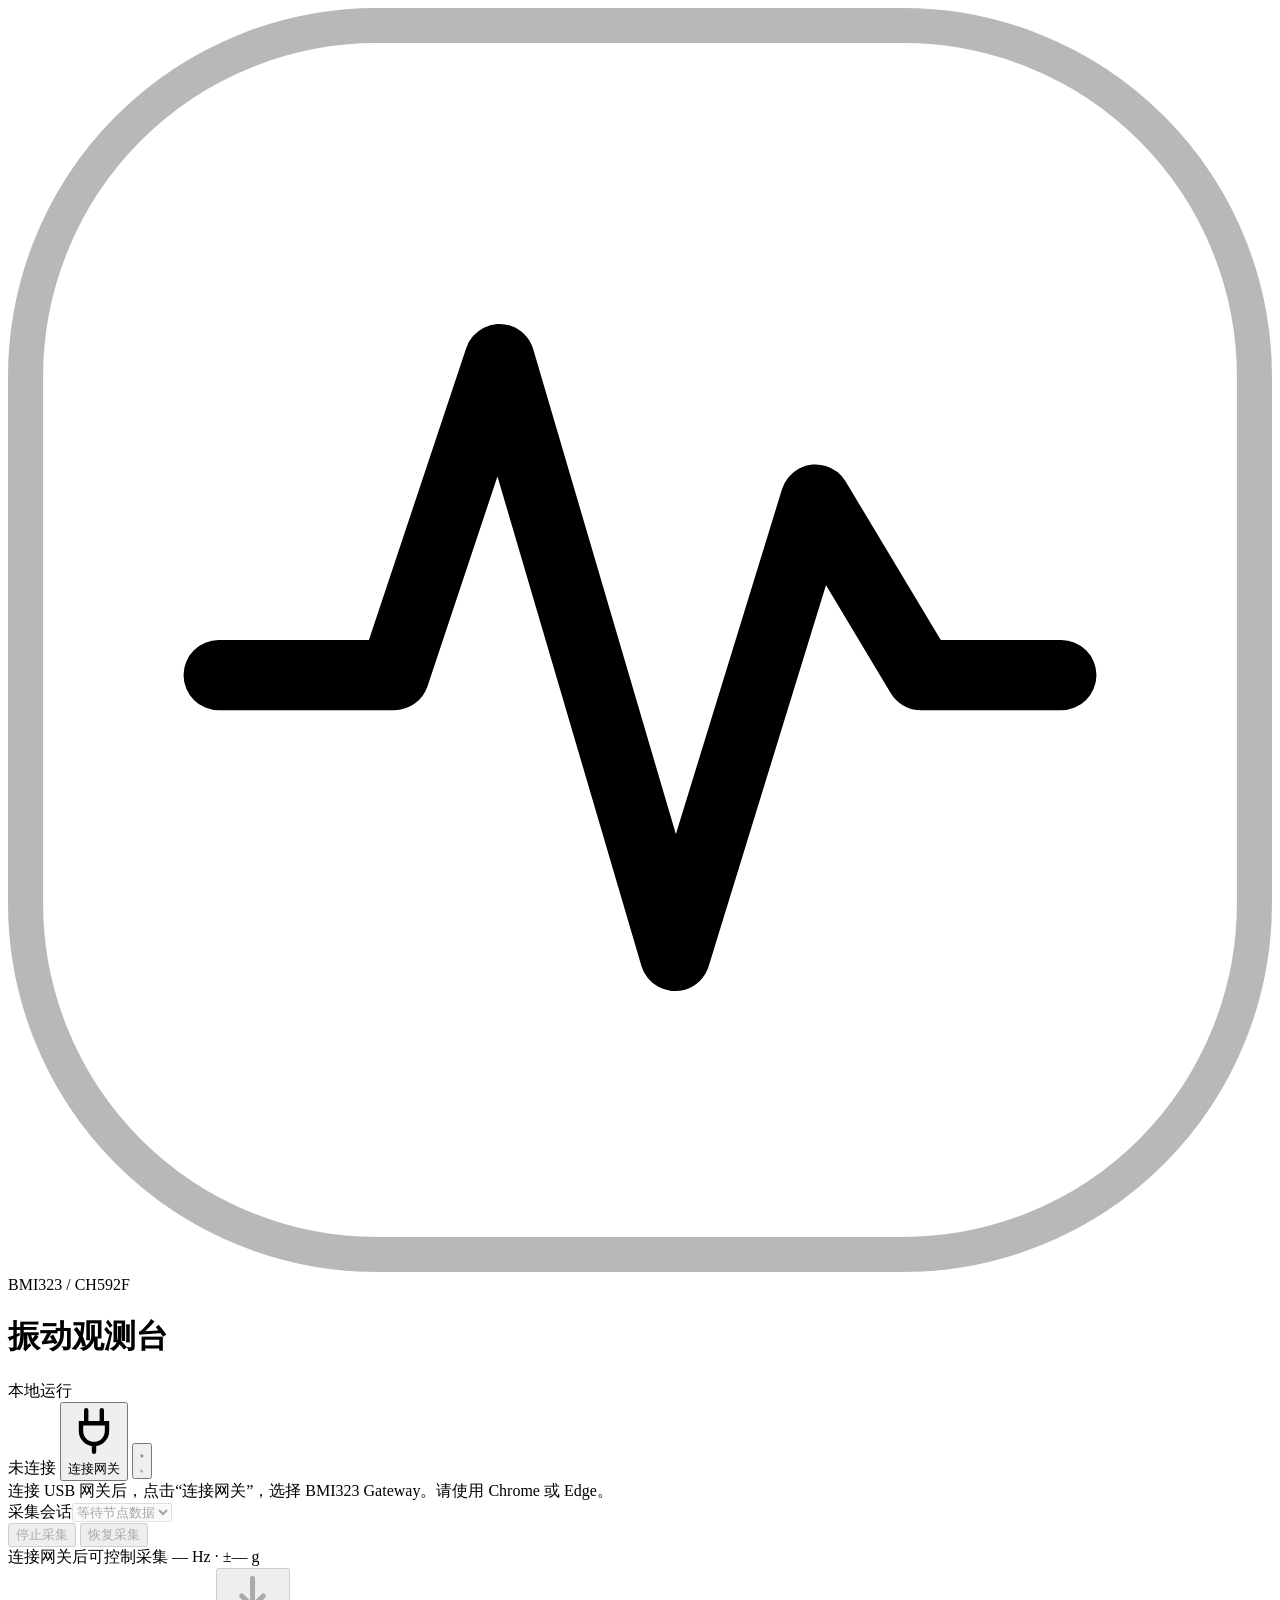
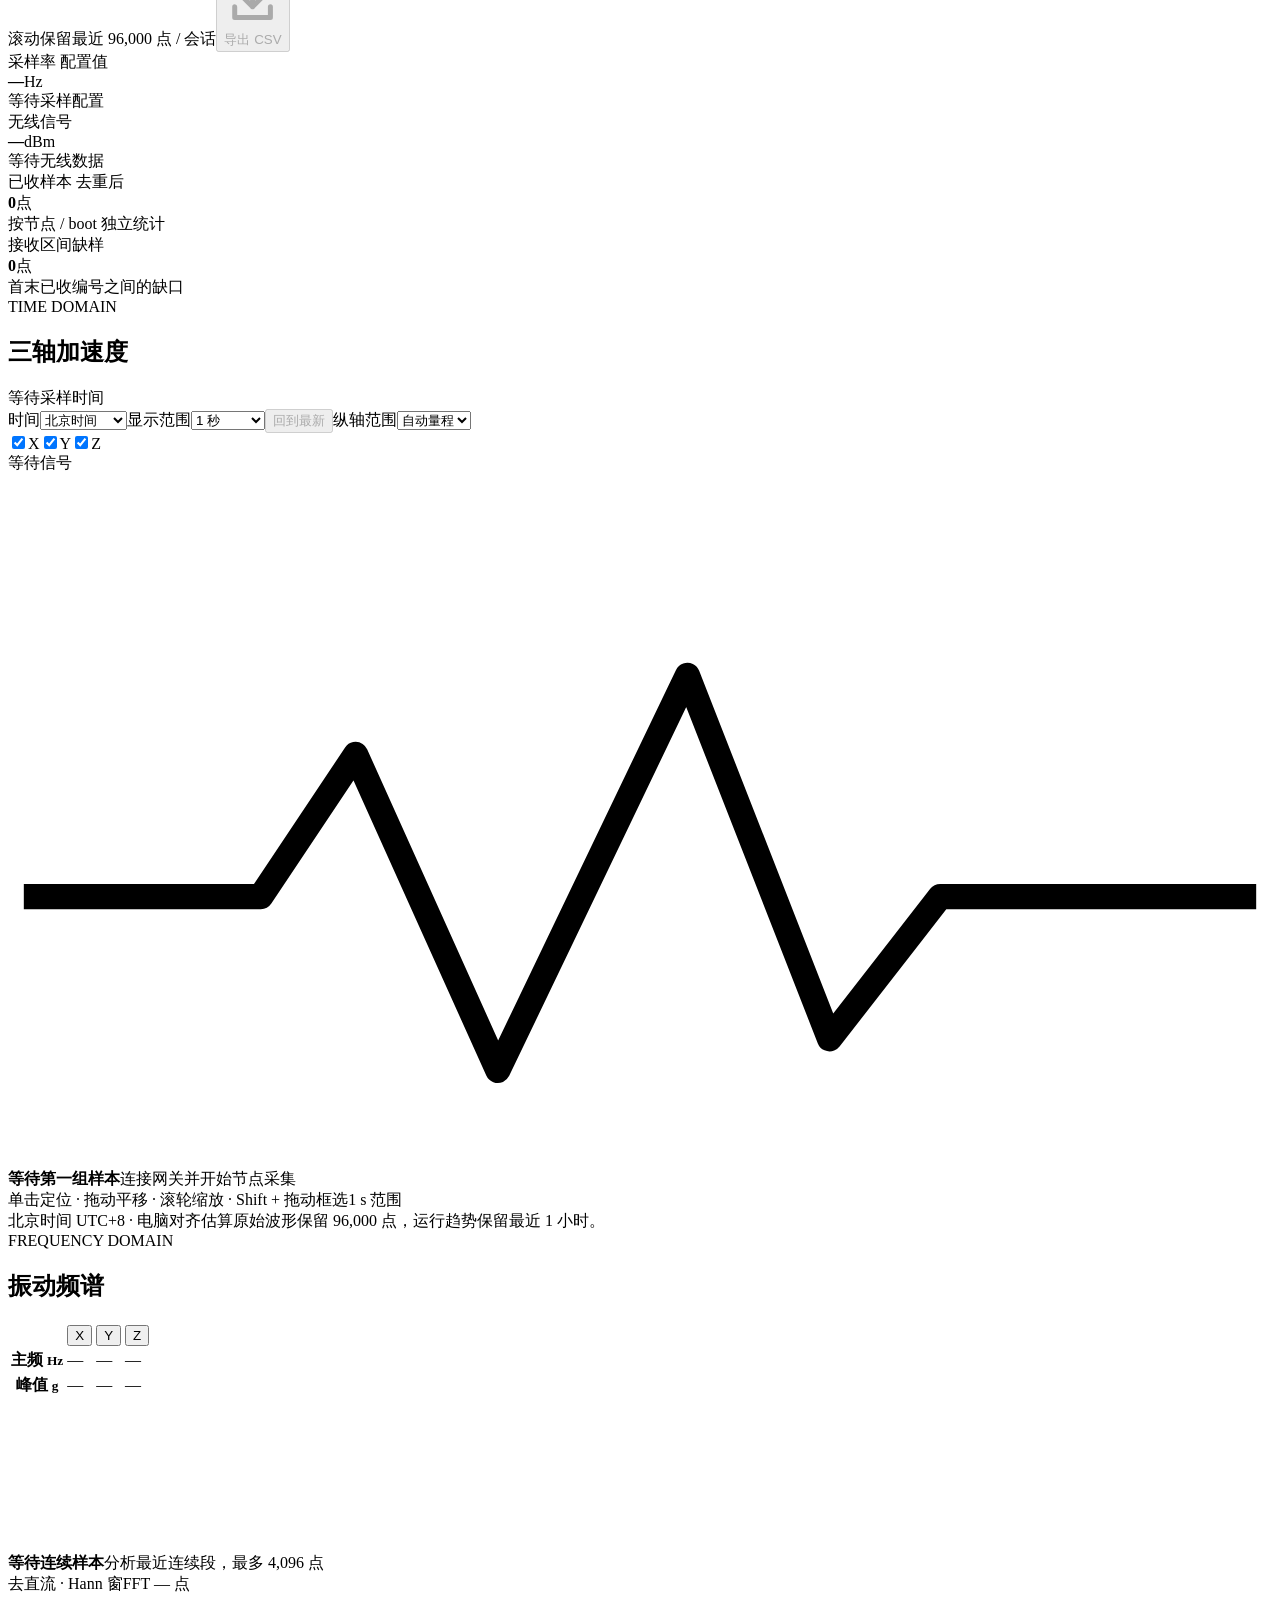
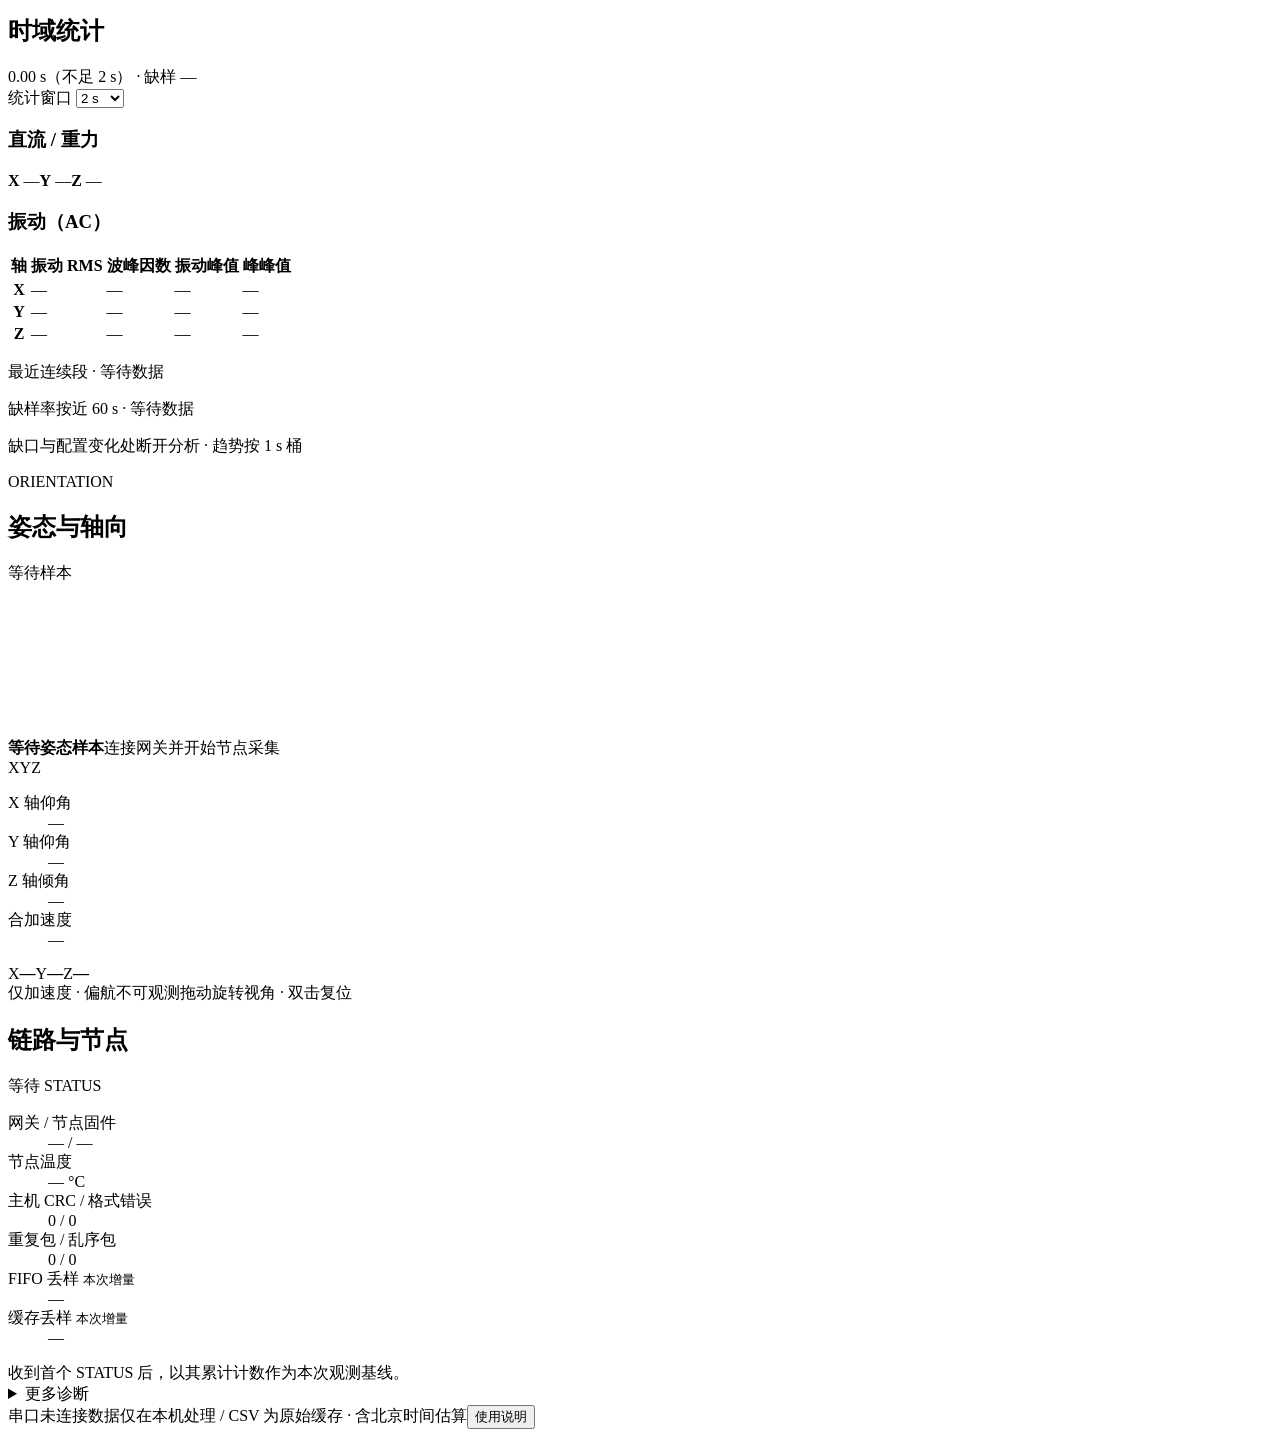
<file: web/client.template.html>
<!doctype html>
<html lang="zh-CN" data-theme="dark">
<head>
  <meta charset="utf-8">
  <meta name="viewport" content="width=device-width, initial-scale=1">
  <meta name="color-scheme" content="dark light">
  <meta name="theme-color" content="#101519">
  <meta name="description" content="BMI323 网关实时串口波形、频谱与姿态分析。离线单文件，无需安装。">
  <link rel="icon" href="data:image/svg+xml,%3Csvg xmlns='http://www.w3.org/2000/svg' viewBox='0 0 36 36'%3E%3Crect width='36' height='36' rx='8' fill='%23171e23'/%3E%3Cpath d='M5 18h6l3-9 5 17 4-12 3 4h5' fill='none' stroke='%23b5ebc7' stroke-width='2'/%3E%3C/svg%3E">
  <title>BMI323 · 振动观测台</title>
  <script>
    (function () {
      try {
        const saved = localStorage.getItem('bmi-theme');
        const light = window.matchMedia && window.matchMedia('(prefers-color-scheme: light)').matches;
        document.documentElement.dataset.theme = saved === 'light' || saved === 'dark' ? saved : light ? 'light' : 'dark';
      } catch (_) {
        document.documentElement.dataset.theme = 'dark';
      }
    })();
  </script>
  <link rel="stylesheet" href="[data-uri]*__STYLE__*/">
</head>
<body>
  <div class="workspace">
    <header class="masthead">
      <div class="brand">
        <svg class="brand-mark" viewBox="0 0 36 36" fill="none" aria-hidden="true"><rect x=".5" y=".5" width="35" height="35" rx="10" stroke="currentColor" stroke-opacity=".28"/><path d="M6 19h5l3-9 5 17 4-13 3 5h4" stroke="currentColor" stroke-width="2" stroke-linecap="round" stroke-linejoin="round"/></svg>
        <div><div class="eyebrow">BMI323 <span class="brand-divider">/</span> CH592F</div><h1>振动观测台</h1></div>
        <span class="local-label">本地运行</span>
      </div>
      <div class="connection-actions">
        <span id="connectionBadge" class="badge" role="status"><i></i><span>未连接</span></span>
        <button id="connectButton" class="button primary"><svg viewBox="0 0 20 20" fill="none" aria-hidden="true"><path d="M7 2v5m6-5v5M5 7h10v3a5 5 0 0 1-10 0V7Zm5 8v3" stroke="currentColor" stroke-width="1.7" stroke-linecap="round"/></svg><span>连接网关</span></button>
        <button id="themeButton" class="button small theme-toggle" type="button" aria-label="切换到浅色主题" aria-pressed="false" title="切换到浅色主题">
          <svg class="icon-sun" viewBox="0 0 20 20" fill="none" aria-hidden="true"><circle cx="10" cy="10" r="3.5" stroke="currentColor" stroke-width="1.6"/><path d="M10 2.2v2M10 15.8v2M2.2 10h2M15.8 10h2M4.5 4.5l1.4 1.4M14.1 14.1l1.4 1.4M15.5 4.5l-1.4 1.4M5.9 14.1l-1.4 1.4" stroke="currentColor" stroke-width="1.6" stroke-linecap="round"/></svg>
          <svg class="icon-moon" viewBox="0 0 20 20" fill="none" aria-hidden="true"><path d="M16.5 12.6A6.9 6.9 0 0 1 7.4 3.5a7 7 0 1 0 9.1 9.1Z" stroke="currentColor" stroke-width="1.6" stroke-linejoin="round"/></svg>
        </button>
      </div>
    </header>

    <div id="notice" class="notice" role="status"><span class="notice-dot"></span><span id="noticeText">连接 USB 网关后，点击“连接网关”，选择 BMI323 Gateway。请使用 Chrome 或 Edge。</span></div>

    <section class="toolbar" aria-label="采集会话与操作">
      <div class="node-controls">
        <div class="session-controls">
          <label for="sessionSelect">采集会话</label><select id="sessionSelect" disabled><option value="">等待节点数据</option></select>
          <div class="stream-actions" role="group" aria-label="节点采集控制" aria-describedby="streamStatus">
            <button id="stopStreamButton" class="button small" type="button" disabled>停止采集</button>
            <button id="startStreamButton" class="button small" type="button" disabled>恢复采集</button>
          </div>
        </div>
        <div class="node-meta">
          <span id="streamStatus" class="stream-status" role="status">连接网关后可控制采集</span>
          <span id="configLabel" class="muted">— Hz · ±— g</span>
        </div>
      </div>
      <div class="view-actions"><span id="bufferLabel" class="muted">滚动保留最近 96,000 点 / 会话</span><button id="exportButton" class="button small" disabled><svg viewBox="0 0 16 16" fill="none" aria-hidden="true"><path d="M8 2v8m-3-3 3 3 3-3M3 10v3h10v-3" stroke="currentColor" stroke-width="1.4" stroke-linecap="round" stroke-linejoin="round"/></svg>导出 CSV</button></div>
    </section>

    <section class="metrics" aria-label="实时接收指标">
      <div class="metric"><span class="metric-label">采样率 <span class="metric-note">配置值</span></span><div><strong id="rateValue">—</strong><span class="unit">Hz</span></div><span id="rateDetail" class="metric-detail">等待采样配置</span></div>
      <div class="metric"><span class="metric-label">无线信号</span><div><strong id="rssiValue">—</strong><span class="unit">dBm</span><span id="signalBars" class="signal-bars"><i></i><i></i><i></i><i></i></span></div><span id="rssiDetail" class="metric-detail">等待无线数据</span></div>
      <div class="metric"><span class="metric-label">已收样本 <span class="metric-note">去重后</span></span><div><strong id="samplesValue">0</strong><span class="unit">点</span></div><span id="samplesDetail" class="metric-detail">按节点 / boot 独立统计</span></div>
      <div class="metric"><span class="metric-label">接收区间缺样</span><div><strong id="missingValue">0</strong><span class="unit">点</span></div><span id="missingDetail" class="metric-detail">首末已收编号之间的缺口</span></div>
    </section>

    <main>
      <div class="chart-grid">
        <section class="panel waveform-panel" aria-labelledby="waveTitle">
          <div class="panel-head"><div><div class="eyebrow">TIME DOMAIN</div><h2 id="waveTitle">三轴加速度</h2></div><span id="latestTimeLabel" class="latest-time">等待采样时间</span></div>
          <div class="wave-toolbar"><label>时间<select id="timeBasis"><option value="beijing" selected>北京时间</option><option value="node">节点时钟</option><option value="relative">距最新样本</option></select></label><label>显示范围<select id="timeWindow"><option value=".25">250 ms</option><option value="1" selected>1 秒</option><option value="3">3 秒</option><option value="10">10 秒</option><option value="30">30 秒</option><option value="60">1 分钟</option><option value="300">5 分钟</option><option value="600">10 分钟</option><option value="all">全部趋势</option><option value="custom">自定义</option><option value="zoom" hidden>手动缩放</option></select></label><label id="customWindowLabel" hidden><input id="customTimeWindow" type="number" min="0.05" max="3600" step="any" value="20" aria-label="自定义显示范围秒数">秒</label><button id="followWaveButton" class="button small" type="button" disabled>回到最新</button><label class="amplitude-control"><span class="sr-only">纵轴范围</span><select id="amplitudeScale"><option value="auto">自动量程</option><option value="2">±2 g</option><option value="4">±4 g</option><option value="8">±8 g</option><option value="16">±16 g</option></select></label></div>
          <div class="chart-caption"><div class="legend"><label class="axis-x"><input type="checkbox" data-axis="x" checked><span></span>X</label><label class="axis-y"><input type="checkbox" data-axis="y" checked><span></span>Y</label><label class="axis-z"><input type="checkbox" data-axis="z" checked><span></span>Z</label></div><div class="wave-readouts"><span id="waveMarkerLabel" class="wave-marker-label" hidden></span><span id="waveState" class="chart-state">等待信号</span></div></div>
          <div class="canvas-wrap"><canvas id="waveCanvas" tabindex="0" aria-describedby="timelineHint" aria-label="三轴实时加速度波形，横轴为北京时间 UTC+8，纵轴单位 g"></canvas><div id="waveEmpty" class="chart-empty"><svg viewBox="0 0 80 34" fill="none" aria-hidden="true"><path d="M1 17h15l6-9 9 20L43 3l9 23 7-9h20" stroke="currentColor" stroke-width="1.6" stroke-linejoin="round"/></svg><strong id="waveEmptyTitle">等待第一组样本</strong><span id="waveEmptyHint">连接网关并开始节点采集</span></div></div>
          <div class="panel-foot"><span id="timelineHint">单击定位 · 拖动平移 · 滚轮缩放 · Shift + 拖动框选</span><span id="waveWindowLabel">1 s 范围</span></div>
          <div class="history-label"><span id="waveAxisLabel">北京时间 UTC+8 · 电脑对齐估算</span><span id="historyLabel">原始波形保留 96,000 点，运行趋势保留最近 1 小时。</span></div>
        </section>

        <section class="panel spectrum-panel" aria-labelledby="spectrumTitle">
          <div class="panel-head"><div><div class="eyebrow">FREQUENCY DOMAIN</div><h2 id="spectrumTitle">振动频谱</h2></div></div>
          <div class="spectrum-summary">
            <table aria-label="三轴频谱主频与峰值">
              <thead><tr><td></td>
                <th scope="col"><button id="spectrumToggle-x" class="spectrum-toggle axis-x" type="button" aria-label="显示 X 轴频谱" aria-pressed="true">X</button></th>
                <th scope="col"><button id="spectrumToggle-y" class="spectrum-toggle axis-y" type="button" aria-label="显示 Y 轴频谱" aria-pressed="true">Y</button></th>
                <th scope="col"><button id="spectrumToggle-z" class="spectrum-toggle axis-z" type="button" aria-label="显示 Z 轴频谱" aria-pressed="true">Z</button></th>
              </tr></thead>
              <tbody>
                <tr><th scope="row">主频 <small>Hz</small></th><td id="spectrumFrequency-x">—</td><td id="spectrumFrequency-y">—</td><td id="spectrumFrequency-z">—</td></tr>
                <tr><th scope="row">峰值 <small>g</small></th><td id="spectrumAmplitude-x">—</td><td id="spectrumAmplitude-y">—</td><td id="spectrumAmplitude-z">—</td></tr>
              </tbody>
            </table>
          </div>
          <div class="canvas-wrap">
            <canvas id="spectrumCanvas" aria-label="三轴单边峰值幅度谱，横轴 Hz，纵轴 g"></canvas>
            <div id="spectrumEmpty" class="chart-empty compact"><strong>等待连续样本</strong><span>分析最近连续段，最多 4,096 点</span></div>
            <div id="spectrumHidden" class="chart-empty compact" hidden><strong>频谱曲线已隐藏</strong><span>点击 X、Y 或 Z 显示对应曲线</span></div>
          </div>
          <div class="panel-foot"><span>去直流 · Hann 窗</span><span id="fftDetail">FFT — 点</span></div>
        </section>
      </div>

      <div class="details-grid">
        <section class="panel stats-panel" aria-labelledby="statsTitle">
          <div class="panel-head stats-head"><h2 id="statsTitle">时域统计</h2><span id="statsValidity" class="stats-validity">0.00 s（不足 2 s） · 缺样 —</span></div>
          <div class="stats-toolbar"><label>统计窗口 <select id="statisticsWindow" aria-label="统计窗口"><option value="1">1 s</option><option value="2" selected>2 s</option><option value="5">5 s</option><option value="10">10 s</option></select></label></div>
          <div class="stats-content">
            <section class="stats-group" aria-labelledby="dcTitle"><h3 id="dcTitle">直流 / 重力</h3><div class="dc-values"><span><b class="axis-x">X</b> <span id="dc-x">—</span></span><span><b class="axis-y">Y</b> <span id="dc-y">—</span></span><span><b class="axis-z">Z</b> <span id="dc-z">—</span></span></div></section>
            <section class="stats-group" aria-labelledby="acTitle"><h3 id="acTitle">振动（AC）</h3><div class="table-scroll"><table><thead><tr><th scope="col">轴</th><th scope="col">振动 RMS</th><th scope="col">波峰因数</th><th scope="col">振动峰值</th><th scope="col">峰峰值</th></tr></thead><tbody id="statsBody"><tr data-stats-axis="x"><th scope="row"><span class="axis-dot x"></span>X</th><td class="vibration-rms">—</td><td>—</td><td>—</td><td>—</td></tr><tr data-stats-axis="y"><th scope="row"><span class="axis-dot y"></span>Y</th><td class="vibration-rms">—</td><td>—</td><td>—</td><td>—</td></tr><tr data-stats-axis="z"><th scope="row"><span class="axis-dot z"></span>Z</th><td class="vibration-rms">—</td><td>—</td><td>—</td><td>—</td></tr></tbody></table></div></section>
          </div>
          <div class="stats-foot"><p id="statsWindow">最近连续段 · 等待数据</p><p id="statsQuality" title="缺样 = DATA 采样编号缺口 + STATUS FIFO 丢样增量 + 缓存丢样增量；不同来源可能重叠。">缺样率按近 60 s · 等待数据</p><p>缺口与配置变化处断开分析 · 趋势按 1 s 桶</p></div>
        </section>

        <section class="panel attitude-panel" aria-labelledby="attitudeTitle">
          <div class="panel-head"><div><div class="eyebrow">ORIENTATION</div><h2 id="attitudeTitle">姿态与轴向</h2></div><span id="attitudeBadge" class="health-badge">等待样本</span></div>
          <div class="attitude-stage">
            <canvas id="attitudeCanvas" aria-label="BMI323 三维传感器模型，X、Y、Z 轴随加速度姿态实时旋转"></canvas>
            <div id="attitudeEmpty" class="chart-empty compact"><strong>等待姿态样本</strong><span>连接网关并开始节点采集</span></div>
            <div class="attitude-legend" aria-hidden="true"><span class="axis-x">X</span><span class="axis-y">Y</span><span class="axis-z">Z</span></div>
          </div>
          <dl class="attitude-readouts">
            <div><dt>X 轴仰角</dt><dd id="attitudePitch">—</dd></div>
            <div><dt>Y 轴仰角</dt><dd id="attitudeRoll">—</dd></div>
            <div><dt>Z 轴倾角</dt><dd id="attitudeTilt">—</dd></div>
            <div><dt>合加速度</dt><dd id="attitudeMagnitude">—</dd></div>
          </dl>
          <div class="attitude-vector"><span class="axis-x">X<b id="attitudeX">—</b></span><span class="axis-y">Y<b id="attitudeY">—</b></span><span class="axis-z">Z<b id="attitudeZ">—</b></span></div>
          <div class="panel-foot"><span>仅加速度 · 偏航不可观测</span><span>拖动旋转视角 · 双击复位</span></div>
        </section>

        <section class="panel health-panel" aria-labelledby="healthTitle">
          <div class="panel-head"><h2 id="healthTitle">链路与节点</h2><span id="healthBadge" class="health-badge">等待 STATUS</span></div>
          <dl class="health-grid"><div><dt>网关 / 节点固件</dt><dd id="firmwareValue">— / —</dd></div><div><dt>节点温度</dt><dd id="temperatureValue">— °C</dd></div><div><dt>主机 CRC / 格式错误</dt><dd id="crcValue">0 / 0</dd></div><div><dt>重复包 / 乱序包</dt><dd id="duplicatesValue">0 / 0</dd></div><div><dt>FIFO 丢样 <small>本次增量</small></dt><dd id="fifoValue">—</dd></div><div><dt>缓存丢样 <small>本次增量</small></dt><dd id="ringValue">—</dd></div></dl>
          <div id="statusBaseline" class="baseline-note">收到首个 STATUS 后，以其累计计数作为本次观测基线。</div>
          <details class="more-details"><summary>更多诊断</summary><dl id="diagnosticsList" class="diagnostics-list"></dl></details>
        </section>
      </div>
    </main>

    <footer><span><span class="footer-dot"></span><span id="footerStatus">串口未连接</span></span><span>数据仅在本机处理 <span class="subtle">/</span> CSV 为原始缓存 · 含北京时间估算</span><button id="helpButton" class="text-button">使用说明</button></footer>
  </div>

  <dialog id="helpDialog"><div class="dialog-head"><h2>连接与分析</h2><button id="closeHelpButton" class="button small">关闭</button></div><ol><li>用 Chrome 或 Edge 打开这个 HTML，连接网关 USB 数据口。</li><li>点击“连接网关”，在串口列表里选择 BMI323 Gateway；页面会自动设置 DTR 并接收。</li><li>默认显示北京时间（UTC+8）。节点采样时钟按电脑接收时间对齐，包含传输延迟，绝对时间精度尚未标定。</li><li>单击波形放置定位线，图上方显示所选时刻。左键拖动平移，滚轮以鼠标所在时刻为中心缩放。按住 Shift 再用左键拖动会标出蓝色选区，松开鼠标放大选区，按 Esc 取消。点击“回到最新”恢复跟随，节点采集继续进行。</li><li>CSV 导出当前会话的原始缓存，最多 96,000 点，包含节点秒数、北京时间估算和原有相对时间。</li></ol><p>节点时钟使用 DATA 中的真实锚点；首次连接前完整的 RTC 天数/时钟周期无法由协议确定。按节点和 boot 分开查看。缺口或分段处断开曲线；频谱始终只分析最近连续段的原始样本，最多 4,096 点。</p><p>STATUS 丢样从本次首个状态包起算。关闭或刷新页面会丢失未导出的缓存与趋势。</p><p>右上角按钮切换明暗主题，选择会保存在本机。姿态面板只由加速度方向估计重力朝向，X/Y/Z 轴绑定在模型上随时间旋转；偏航角无法由加速度确定。拖动模型可变换视角，双击恢复。</p><p id="browserHelp">如果串口无法打开，请退出占用串口的程序，确认设备正常上电后重试。</p></dialog>
  <dialog id="sleepDialog" class="sleep-dialog" aria-labelledby="sleepDialogTitle" aria-describedby="sleepDialogMessage">
    <div class="sleep-dialog-icon" aria-hidden="true">☾</div>
    <h2 id="sleepDialogTitle">节点已休眠</h2>
    <p id="sleepDialogMessage">晃动设备即可继续采集。</p>
    <button id="closeSleepButton" class="button primary" type="button" autofocus>知道了</button>
  </dialog>
  <script src="[data-uri]*__PROTOCOL__*/"></script>
  <script src="[data-uri]*__ANALYSIS__*/"></script>
  <script src="[data-uri]*__TIMELINE__*/"></script>
  <script src="[data-uri]*__ATTITUDE__*/"></script>
  <script src="[data-uri]*__APP__*/"></script>
</body>
</html>
</file>
<file: docs/site/css/style.css>
:root{--bg:#f7f8f6;--paper:#fff;--ink:#1c302f;--muted:#667674;--line:#dce4df;--green:#0b7560;--mint:#e6f2ec;--dark:#142c29;--orange:#dc744d;--mono:"SFMono-Regular",Consolas,"Liberation Mono",monospace;--sans:-apple-system,BlinkMacSystemFont,"Segoe UI","Microsoft YaHei","PingFang SC",sans-serif}
*{box-sizing:border-box}
html{scroll-behavior:smooth;scroll-padding-top:32px}
body{margin:0;background:var(--bg);color:var(--ink);font:15px/1.8 var(--sans)}
a{color:var(--green);text-underline-offset:4px}
button,textarea{font:inherit}
button,a{-webkit-tap-highlight-color:transparent}
button{cursor:pointer}
button:focus-visible,a:focus-visible,textarea:focus-visible,.byte:focus-visible,summary:focus-visible{outline:3px solid var(--orange);outline-offset:4px}
h1,h2,h3,h4,p{margin-top:0}
h2{font-size:30px;letter-spacing:-.8px;line-height:1.4;margin-bottom:0}
h3{font-size:19px;line-height:1.6;margin-bottom:16px}
h4{font-size:16px;margin-bottom:10px}
p{margin-bottom:16px}
code,pre{font-family:var(--mono);font-size:.88em}
code{overflow-wrap:anywhere}
p code,td code{background:#edf1ed;padding:2px 5px;border-radius:3px}
strong{font-weight:650}
::selection{background:#bfe2d3}
.skip-link{position:fixed;top:-100px;left:16px;z-index:10;background:white;padding:10px}
.skip-link:focus{top:10px}
.sidebar{width:246px;position:fixed;inset:0 auto 0 0;background:var(--dark);color:#c7d7cf;padding:40px 28px 24px;display:flex;flex-direction:column;z-index:5}
.brand{display:flex;gap:12px;align-items:center;color:#fff;text-decoration:none;font-size:17px;letter-spacing:1.4px;font-weight:700;line-height:1.4}
.brand small{display:block;font-size:10px;letter-spacing:1px;color:#a2b9af;font-weight:400;margin-top:5px}
.brand-mark{font-size:35px;line-height:42px;color:#b5dfc6}
.edition{font:12px var(--mono);letter-spacing:.3px;padding:30px 0;color:#e0ece4}
.edition span{color:#7e9a8b;margin:0 7px}
.sidebar nav{display:grid;gap:5px;margin:6px -12px}
.sidebar nav a{display:flex;align-items:center;gap:14px;color:#a8bdb3;text-decoration:none;font-size:14px;padding:11px 12px;border-left:2px solid transparent;transition:background .15s,color .15s}
.sidebar nav a span{font:10px var(--mono);color:#708f7f}
.sidebar nav a:hover,.sidebar nav a.active{background:#244138;color:#fff;border-left-color:#abd1b5}
.sidebar nav a.active span{color:#abd1b5}
.sidebar nav b{font:9px var(--mono);border:1px solid #526d5c;color:#c0d7c8;padding:2px 4px;margin-left:auto;border-radius:3px}
.sidebar-bottom{font-size:11px;line-height:1.7;margin-top:auto;padding-top:30px;color:#bdd2c5}
.sidebar-bottom p{color:#8ba598;margin:12px 0}
.sidebar-bottom a{color:#a6c2af;font-size:11px;text-decoration:none}
.offline-dot,.status-dot{display:inline-block;width:6px;height:6px;border-radius:50%;background:#b0d4a5;margin-right:7px}
.status-dot{background:var(--green)}
main{margin-left:246px;padding:0 54px;max-width:1770px}
.topbar{display:flex;justify-content:space-between;align-items:center;height:83px;border-bottom:1px solid var(--line);font-size:11px;letter-spacing:.3px;color:var(--muted)}
.topbar i{font-style:normal;margin:0 12px;color:#adb8b1}
.local-label{font:10px var(--mono);letter-spacing:1px}
.local-label span{margin-left:18px;color:#80938b}
.section{padding:64px 0;border-bottom:1px solid var(--line);scroll-margin-top:16px}
.overview{padding-top:58px}
.eyebrow{font-size:10px;font-weight:650;letter-spacing:1.7px;color:var(--green);margin-bottom:17px;line-height:1.6}
h1{font-size:clamp(38px,4vw,59px);line-height:1.25;letter-spacing:-2px;margin:20px 0 23px;font-weight:700}
h1>span{color:var(--green)}
.lead{font-size:16px;line-height:2;color:var(--muted);margin-bottom:28px}
.hero-actions{display:flex;gap:12px}
.button{display:inline-flex;justify-content:center;align-items:center;gap:25px;text-decoration:none;padding:11px 18px;border:1px solid transparent;font-size:13px;font-weight:600;border-radius:5px;line-height:1.8;white-space:nowrap}
.primary{background:var(--green);color:white}
.primary:hover{background:#085b4b}
.secondary{border-color:#bdcbc0;background:transparent;color:var(--ink)}
.secondary:hover{background:var(--mint)}
.signal-strip{display:grid;grid-template-columns:repeat(4,1fr);margin:48px 0 30px;padding:24px 0;border-top:1px solid var(--line);border-bottom:1px solid var(--line)}
.signal-strip>div{padding:0 24px;border-left:1px solid var(--line)}
.signal-strip>div:first-child{padding-left:0;border-left:0}
.signal-strip span{display:block;font-size:11px;color:var(--muted);margin-bottom:5px}
.signal-strip strong{font-family:var(--mono);font-size:29px;letter-spacing:-1px;font-weight:500;line-height:1.4}
.signal-strip small{font:12px var(--sans);letter-spacing:0;color:var(--muted)}
.scope-note{display:flex;gap:24px;font-size:12px;color:var(--muted);line-height:1.9}
.scope-note strong{white-space:nowrap;color:var(--green);padding-top:1px}
.scope-note p{margin:0}
.section-heading{display:flex;gap:20px;align-items:center;justify-content:space-between;margin-bottom:23px}
.section-heading .eyebrow{margin-bottom:10px}
.section-tag{font-size:10px;color:var(--green);border:1px solid #ccd9cd;background:#eff4ef;border-radius:20px;padding:4px 11px;white-space:nowrap}
.section-intro{max-width:880px;font-size:14px;color:var(--muted);line-height:1.95;margin-bottom:28px}
.journey{display:grid;grid-template-columns:1fr 20px 1fr 20px 1fr 20px 1fr;align-items:stretch;background:var(--paper);border:1px solid var(--line);padding:27px 22px;gap:10px;margin-bottom:38px;border-radius:6px}
.journey article{display:flex;flex-direction:column}
.step-index{font:9px var(--mono);letter-spacing:.5px;color:var(--green);margin-bottom:17px}
.journey h3{font-size:17px;margin-bottom:8px}
.journey p{font-size:12px;color:var(--muted);line-height:1.8;margin-bottom:22px}
.tech-label{font:10px var(--mono);color:var(--green);margin-top:auto}
.journey-arrow{font-size:17px;align-self:center;color:#94aa9d}
.two-column{display:grid;grid-template-columns:1fr 1fr;gap:38px}
.numbered-list{counter-reset:step;list-style:none;padding:0;margin:0}
.numbered-list li{position:relative;padding-left:36px;margin-bottom:23px;counter-increment:step}
.numbered-list li:before{content:counter(step,decimal-leading-zero);position:absolute;left:0;top:3px;font:11px var(--mono);color:var(--green)}
.numbered-list strong{font-size:14px}
.numbered-list p{font-size:13px;color:var(--muted);line-height:1.9;margin:5px 0 0}
.hardware-panel{padding:25px 28px;background:#edf2ec;border:1px solid #dce5da;border-radius:6px}
.hardware-panel .eyebrow{font:10px var(--mono);letter-spacing:1px}
.pin-list{margin:0 0 17px}
.pin-list>div{display:flex;gap:16px;justify-content:space-between;border-bottom:1px solid #dce4da;padding:9px 0;font-size:12px}
.pin-list dt{color:var(--muted)}
.pin-list dd{margin:0;text-align:right;font-family:var(--mono);font-size:11px}
.subtle{font-size:12px;color:var(--muted);line-height:1.9}
.hardware-panel .subtle{margin-bottom:0}
.link-pair{display:grid;grid-template-columns:1fr 1fr;gap:24px}
.link-card{background:var(--paper);border:1px solid var(--line);padding:26px;border-top:3px solid #92b6a2;border-radius:5px}
.link-card:nth-child(2){border-top-color:#8da5b6}
.link-card .eyebrow{font:10px var(--mono);margin-bottom:10px}
.link-card p,.link-card li{font-size:13px;color:var(--muted);line-height:1.9}
.link-card ul{padding-left:18px;margin:0}
.link-card li+li{margin-top:8px}
.callout,.notice{padding:20px 24px;border-left:3px solid var(--orange);background:#f7efe6;margin:24px 0;color:#785c43}
.callout strong{font-size:13px}
.callout p{font-size:13px;margin:4px 0 0}
details{border-bottom:1px solid var(--line);padding:16px 0;font-size:13px}
summary{cursor:pointer;font-weight:600;list-style-position:inside}
details[open] summary{margin-bottom:16px}
details p:last-child{margin-bottom:0}
.compact{margin-top:12px;gap:28px}
.tabs{display:flex;gap:8px;margin-bottom:20px;flex-wrap:wrap}
.tabs button{border:1px solid #cbd7ce;background:transparent;border-radius:4px;font:12px var(--mono);padding:9px 19px;color:var(--muted)}
.tabs button.on{background:var(--green);color:white;border-color:var(--green)}
.tabs button:hover{border-color:var(--green)}
.packet-meta{font-size:13px;line-height:2;margin-bottom:20px;color:var(--muted)}
.packet-meta b{color:var(--ink)}
.legend{display:flex;gap:8px;flex-wrap:wrap;font-size:10px;margin-bottom:12px}
.legend span{padding:3px 9px;border-radius:3px}
.g-hdr{background:#dfebe6;color:#34574c}
.g-seq{background:#e3eaf3;color:#3e5880}
.g-time{background:#ebe5f1;color:#75578c}
.g-cmd{background:#f5ebd8;color:#8e682b}
.g-stat{background:#e9eddf;color:#606f35}
.g-data{background:#d8eee7;color:#2b745d}
.g-none{background:#eef0ec}
.byte-grid{display:grid;grid-template-columns:repeat(12,minmax(0,1fr));gap:4px;min-width:640px;margin:5px 0 24px}
.byte{position:relative;height:46px;padding:5px 6px;font:10px var(--mono);border-radius:3px;transition:filter .15s;overflow:hidden}
.byte .off{font-size:9px;opacity:.6}
.byte .fname{display:block;white-space:nowrap;font-size:8px;font-weight:600;line-height:16px}
.byte.first{border-left:2px solid currentColor}
.byte.more{grid-column:span 6;display:flex;align-items:center;justify-content:center;font:11px var(--sans)}
.byte.hl{filter:brightness(.91);box-shadow:inset 0 0 0 1px currentColor}
tr.hl{background:#e4f2eb}
.table-scroll{overflow:auto;max-width:100%}
.tbl{width:100%;border-collapse:collapse;font-size:12px;text-align:left;margin-bottom:5px}
.tbl th{font-size:10px;color:var(--muted);font-weight:600;white-space:nowrap;background:#edf1ec;padding:10px 12px;border-bottom:1px solid #d1dcd3}
.tbl td{padding:10px 12px;border-bottom:1px solid #e1e7e1;vertical-align:top;line-height:1.8}
.tbl td:first-child{white-space:nowrap}
.tbl td:nth-child(2) code,.tbl td:nth-child(3) code{white-space:nowrap}
.source-line{font-size:11px;color:var(--muted);margin-top:25px;margin-bottom:0}
.frame-strip{display:grid;grid-template-columns:1fr 1fr 1.2fr 1fr 1.5fr 1fr;gap:3px;margin-top:24px}
.frame-strip>div{background:#e9eeea;padding:16px 10px;text-align:center;border-radius:3px}
.frame-strip b{font:12px var(--mono);display:block}
.frame-strip span{font:10px var(--mono);display:block;color:var(--muted);margin-top:9px}
.frame-strip .crc-covered{background:#dceee4}
.frame-caption{color:var(--green);font-size:11px;margin:10px 0 30px}
.crc-panel{gap:40px;align-items:start}
.crc-panel h3{margin-bottom:10px}
.crc-panel .eyebrow{font:10px var(--mono)}
.code-heading{background:#284139;padding:10px 18px;color:#bccfc2;font:10px var(--mono);border-radius:5px 5px 0 0}
pre{background:var(--dark);color:#d3e8d5;line-height:1.9;overflow:auto;padding:18px;margin:0;border-radius:0 0 5px 5px;tab-size:4}
pre code{font-size:11px;overflow-wrap:normal}
.test-vector{font-size:11px;line-height:2;color:var(--muted);margin:14px 0}
.vector-line{display:flex;flex-wrap:wrap;gap:12px 22px;padding:17px 20px;background:#edf2ed;align-items:center;border-radius:5px;margin:20px 0}
.vector-line>span{font:10px var(--mono);color:var(--muted)}
.vector-line code{font-size:13px;letter-spacing:.4px}
.vector-line b{color:var(--green)}
.vector-line a{font-size:11px;margin-left:auto}
.decoder-section .eyebrow{color:var(--green)}
.decoder-workbench{background:var(--paper);padding:24px;border:1px solid #bdcec2;border-radius:7px}
.input-heading{display:flex;align-items:center;justify-content:space-between;gap:12px;font-size:12px;margin-bottom:12px}
.input-heading span{font-size:10px;color:var(--muted)}
textarea{display:block;width:100%;background:#f5f7f3;border:1px solid #d4ded5;color:var(--ink);font:12px/1.9 var(--mono);padding:15px;border-radius:4px;resize:vertical;min-height:140px}
.decoder-toolbar{display:flex;justify-content:space-between;align-items:center;gap:12px;margin:16px 0}
.example-buttons{display:flex;gap:7px;flex-wrap:wrap}
.example-buttons button{font-size:10px;border:1px solid #d6e0d6;border-radius:4px;background:transparent;padding:6px 9px;color:var(--muted)}
.example-buttons button:hover{color:var(--green);border-color:var(--green)}
.decoder-workbench .subtle{margin:0;font-size:10px}
.decoder-empty{text-align:center;padding:46px 10px 12px;color:var(--muted)}
.decoder-empty>span{font:13px var(--mono);letter-spacing:8px;color:#91ac9a;display:block;margin-bottom:13px}
.decoder-empty h3{font-size:17px;margin-bottom:5px;color:#526c5d}
.decoder-empty p{font-size:12px}
#dec-out{margin-top:20px;font-size:13px;overflow-wrap:anywhere}
.decode-status{display:flex;gap:15px;flex-wrap:wrap;align-items:center;padding:17px 20px;background:var(--paper);border:1px solid var(--line);border-left:3px solid var(--green);border-radius:4px;margin-bottom:15px}
.decode-status.error{border-left-color:#b14938;background:#fcf1eb}
.decode-status strong{font-family:var(--mono);font-size:13px}
.decode-status span{font-size:12px;color:var(--muted)}
.good{color:var(--green);font-weight:650}
.bad{color:#b14130;font-weight:600}
.decode-note{padding:12px 16px;background:#f6eee5;font-size:12px;color:#88613c;border-radius:4px}
.result-header{display:flex;justify-content:space-between;gap:12px;align-items:center;margin:20px 0 12px}
.result-header h3{margin:0;font-size:16px}
.result-header span{font:11px var(--mono);color:var(--muted)}
.waveform{display:block;width:100%;height:auto;background:#fff;border:1px solid var(--line);border-radius:5px;margin:14px 0}
.waveform text{font:10px var(--mono);fill:#728178}
.sample-details{margin-top:12px}
.sample-details .table-scroll{max-height:340px}
.raw-payload{font:11px/1.9 var(--mono);background:#eef2ed;padding:14px;white-space:pre-wrap;overflow-wrap:anywhere;border-radius:4px}
.state-flow{display:flex;align-items:center;justify-content:space-between;gap:12px;padding:24px;background:var(--paper);border:1px solid var(--line);border-radius:5px;margin-bottom:34px}
.state-flow>div{text-align:center;min-width:120px;padding:12px;background:#edf2ed;border-radius:4px}
.state-flow span{display:block;font-size:11px;color:var(--muted)}
.state-flow b{font:13px var(--mono)}
.state-flow i{font-size:10px;font-style:normal;color:var(--muted)}
.state-flow .state-done{background:#dceee4;color:var(--green)}
.text-list{list-style:none;padding:0;margin:0}
.text-list li{margin-bottom:23px}
.text-list strong{font-size:14px}
.text-list p{font-size:13px;color:var(--muted);line-height:1.9;margin:5px 0 0}
.subsection-title{margin:30px 0 20px}
.time-model{display:grid;grid-template-columns:repeat(3,1fr);gap:24px}
.time-model article{border-top:2px solid #a1c3b1;padding-top:15px}
.time-model span{font-size:10px;color:var(--green)}
.time-model h4{margin:8px 0 10px}
.time-model p{font-size:12px;color:var(--muted);line-height:1.9}
.formula{background:#e9f0e8;padding:16px;text-align:center;font:14px var(--mono);color:var(--green);border-radius:5px;margin-top:12px}
.diagnosis td:first-child{white-space:normal;min-width:100px}
.acceptance{padding:22px;background:var(--dark);color:#d2e1d6;border-radius:5px;margin-top:22px}
.acceptance .eyebrow{font-size:10px;color:#a0c8b0}
.acceptance p{font-size:13px;line-height:2.1}
.acceptance strong{font-size:17px;color:white}
.acceptance>span:last-child{font-size:11px;color:#9eb9a7}
.source-library{margin-top:40px;border-top:1px solid var(--line);padding-top:28px}
.source-library h3{font-size:15px}
.source-library>div{display:flex;gap:12px 24px;flex-wrap:wrap}
.source-library a{font-size:12px}
footer{display:flex;align-items:center;justify-content:space-between;gap:15px;padding:32px 0;font-size:10px;color:var(--muted)}
footer b{margin:0 8px;color:#a4b4a6}
footer a{white-space:nowrap}
.byte{border:0;height:34px;text-align:center}
.byte .off{font-size:11px;opacity:.85}
.field-hint{font-size:12px;color:var(--green);padding:10px 13px;background:#edf2ed;min-height:43px;border-radius:4px;margin:0 0 22px}
.waveform .axis-0{fill:#0b7560}
.waveform .axis-1{fill:#8b6da8}
.waveform .axis-2{fill:#dc744d}
@media(min-width:1500px){main{padding:0 80px}
.section{padding:72px 0}
.overview{padding-top:64px}
}
@media(max-width:1150px){.sidebar{width:210px;padding:32px 22px}
.brand{font-size:15px}
.brand-mark{font-size:30px}
.brand small{font-size:9px}
main{margin-left:210px;padding:0 32px}
.journey{gap:7px;padding:23px 16px}
.journey h3{font-size:15px}
.journey p{font-size:11px}
.tech-label{font-size:9px}
.two-column{gap:24px}
.signal-strip>div{padding:0 16px}
.signal-strip strong{font-size:25px}
.state-flow{flex-wrap:wrap;justify-content:center}
.section-tag{white-space:normal}
.input-heading span{max-width:220px}
.time-model{gap:16px}
.local-label span{display:none}
}
@media(max-width:900px){.sidebar{position:static;width:auto;padding:17px 24px 12px;display:block}
.brand{font-size:16px}
.brand small,.edition,.sidebar-bottom{display:none}
.brand-mark{line-height:30px}
.sidebar nav{display:flex;overflow:auto;gap:5px;margin:13px -5px 0;scrollbar-width:thin}
.sidebar nav a{white-space:nowrap;padding:7px 10px;gap:6px;font-size:12px;border-left:0;border-bottom:2px solid transparent}
.sidebar nav a.active{border-bottom-color:#abd1b5}
.sidebar nav a span{font-size:9px}
.sidebar nav b{display:none}
main{margin-left:0;padding:0 28px}
.topbar{height:58px}
.overview{padding-top:40px}
h1{font-size:46px}
.section{padding:46px 0}
.journey{grid-template-columns:1fr 20px 1fr;gap:22px;padding:24px}
.journey-arrow:nth-of-type(2){display:none}
.journey h3{font-size:17px}
.journey p{font-size:13px}
.tech-label{font-size:10px}
.journey-arrow:nth-of-type(3){grid-column:2;grid-row:2}
.journey article:nth-of-type(3){grid-column:1;grid-row:2}
.journey article:nth-of-type(4){grid-column:3;grid-row:2}
.link-card{padding:22px}
.signal-strip strong{font-size:28px}
.two-column{gap:28px}
.scope-note{gap:16px}
.crc-panel{gap:24px}
}
@media(max-width:620px){body{font-size:14px}
main{padding:0 20px}
.topbar{font-size:10px}
.local-label{font-size:8px;letter-spacing:.5px}
h1{font-size:36px;letter-spacing:-1.2px}
h2{font-size:25px;letter-spacing:-.5px}
.lead{font-size:14px}
.lead br{display:none}
.section-heading{align-items:flex-start;flex-direction:column;gap:12px}
.section-intro{font-size:13px}
.signal-strip{grid-template-columns:1fr 1fr;gap:20px 0;margin-top:32px;padding:20px 0}
.signal-strip>div:nth-child(3){padding-left:0;border-left:0}
.signal-strip strong{font-size:28px}
.scope-note{display:block;font-size:11px}
.scope-note strong{display:block;margin-bottom:6px}
.hero-actions{gap:8px}
.button{font-size:12px;padding:10px 13px;gap:13px}
.two-column,.link-pair,.time-model{grid-template-columns:1fr;gap:25px}
.journey{padding:21px 16px;gap:20px 12px}
.journey h3{font-size:15px}
.journey p{font-size:12px}
.step-index{font-size:8px}
.tech-label{font-size:9px}
.journey-arrow{font-size:14px}
.hardware-panel{padding:23px}
.compact{gap:0}
.frame-strip{grid-template-columns:repeat(3,1fr);gap:4px}
.frame-strip b{font-size:11px}
.frame-strip>div{padding:12px 5px}
.vector-line{gap:10px}
.vector-line a{margin-left:0;width:100%}
.vector-line code{font-size:12px}
.decoder-workbench{padding:16px}
.input-heading{display:block}
.input-heading span{display:block;max-width:none;margin-top:5px}
.decoder-toolbar{align-items:flex-end}
.decoder-toolbar>.button{flex-shrink:0}
.example-buttons button{font-size:10px}
.state-flow{flex-direction:column}
.state-flow>div{width:100%}
.state-flow i{font-size:11px}
.source-library>div{flex-direction:column;gap:12px}
footer{flex-wrap:wrap;padding:25px 0}
.tbl td,.tbl th{padding:9px 8px}
.tbl{min-width:470px}
.diagnosis{min-width:0}
.formula{font-size:11px}
.time-model{gap:20px}
.result-header{align-items:flex-start;flex-direction:column}
.decoder-empty{padding-top:32px}
}
@media(prefers-reduced-motion:reduce){html{scroll-behavior:auto}
*{transition:none!important}
}
@media print{.sidebar,.hero-actions,.decoder-toolbar,footer a{display:none}
main{margin:0;padding:0}
.topbar{height:45px}
.section{padding:30px 0;break-before:auto}
.overview{padding-top:25px}
h1{font-size:38px}
details{display:block}
details>*{display:block!important}
.table-scroll{overflow:visible}
.byte-grid{min-width:0}
pre,.acceptance{background:#edf1ed;color:#20352c}
a{color:inherit}
.journey,.link-card,.hardware-panel,.state-flow{break-inside:avoid}
.section-heading{break-after:avoid}
.tbl{font-size:10px}
.tbl th{color:#20352c}
}
</file>
